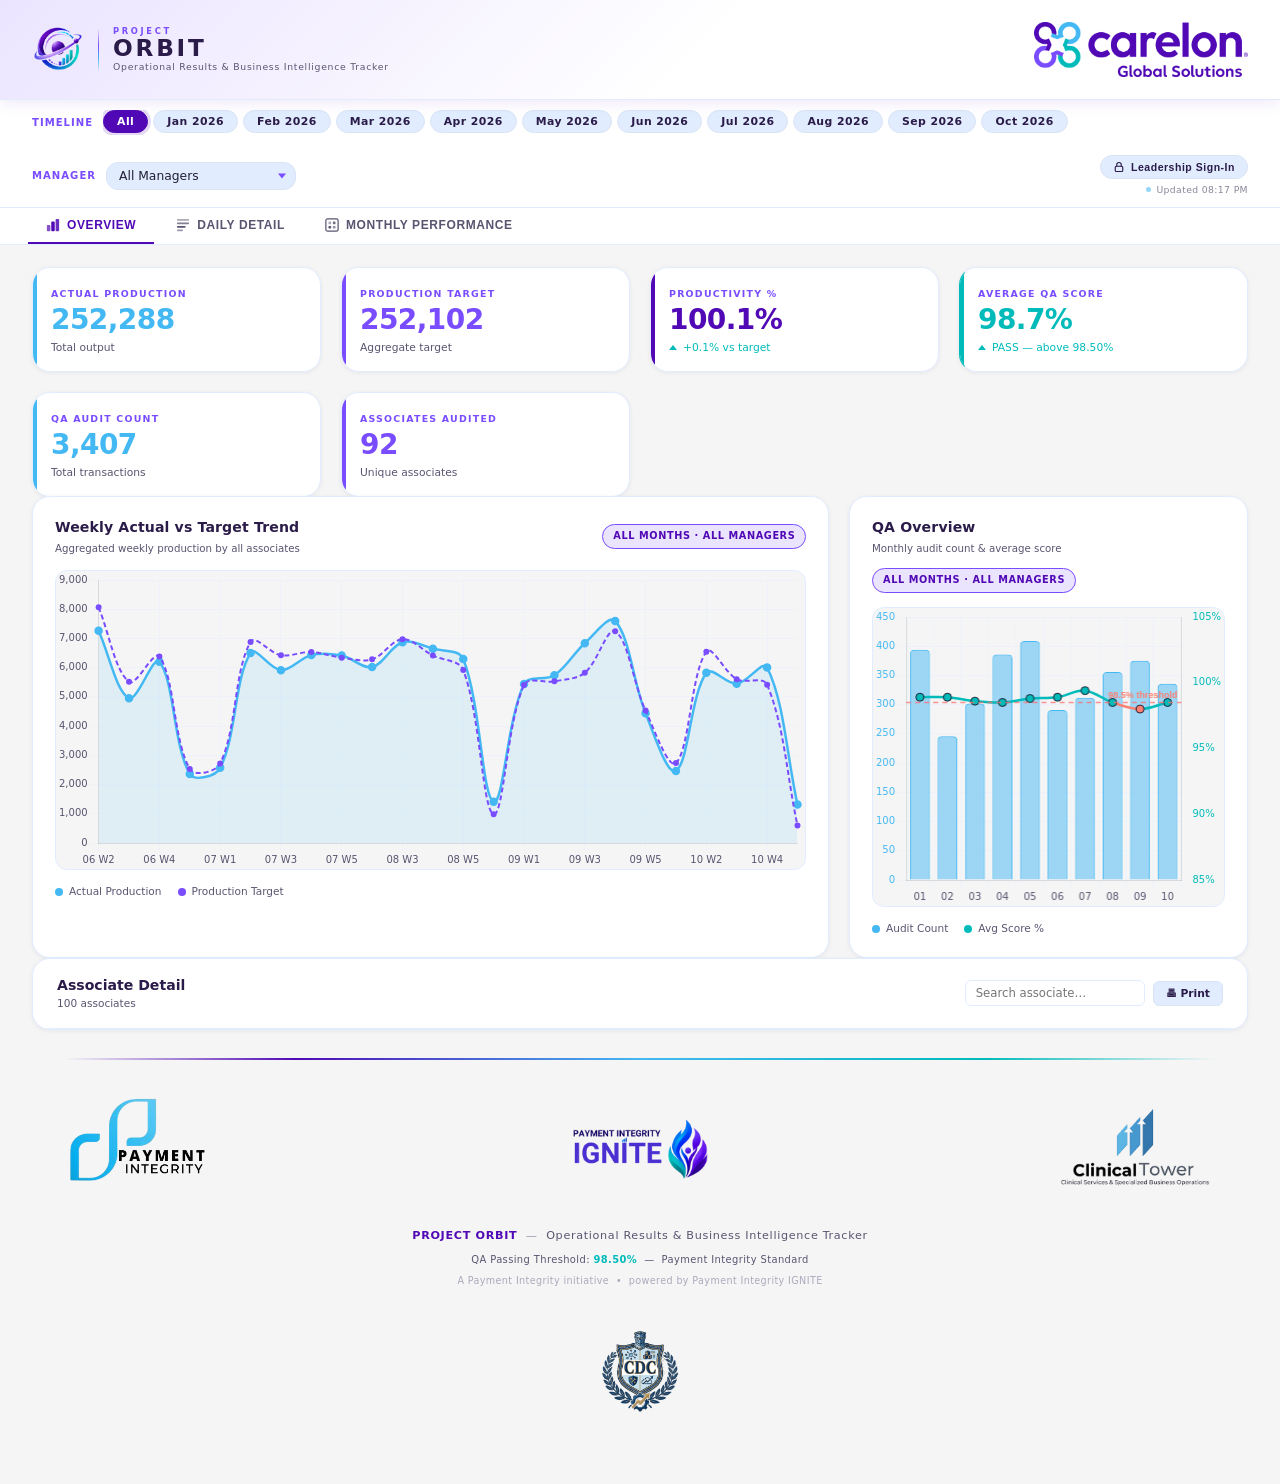
<file: ORBIT.html>
<!DOCTYPE html>
<html lang="en">
<head>
  <meta charset="UTF-8" />
  <meta name="viewport" content="width=device-width, initial-scale=1.0" />
  <title>PROJECT ORBIT — Operational Results &amp; Business Intelligence Tracker</title>
  <meta name="description" content="PROJECT ORBIT — Operational Results &amp; Business Intelligence Tracker. Real-time productivity and quality metrics." />
  <link rel="icon" type="image/png" href="assets/logos/ORBIT.png" />
  <link rel="stylesheet" href="orbit.css" />
  <!-- ── ORBIT runtime configuration ─────────────────────────────────────────
       LEADERSHIP_PASSWORD  : shared password required to access the Leadership Portal.
                              Change this value when rotating credentials.
                              Set ORBIT_CONFIG.leadershipPassword in orbit-auth.js to
                              override without editing this file.
       ADMIN_PASSWORD       : optional separate password for admin-role users.
                              Leave blank ("") to use the same password for all roles.
  ──────────────────────────────────────────────────────────────────────────── -->
  <script>
  window.ORBIT_CONFIG = {
    leadershipPassword: 'Ignite@Leaders2026',   // shared password for all roles including admin
    adminPassword:      ''                      // blank — admins use the same password above
  };
  </script>
</head>
<body>
<div class="orbit-shell">

  <!-- ── Loading overlay ─────────────────────────────────── -->
  <div class="orbit-loading" id="orbit-loading" role="status" aria-live="polite">
    <div class="orbit-spinner"></div>
    <div class="orbit-loading__text">Loading ORBIT&hellip;</div>
  </div>

  <!-- ── Header ───────────────────────────────────────────── -->
  <header class="orbit-header" role="banner">
    <div class="orbit-header__left">

      <!-- ORBIT logo — official PNG asset (assets/logos/ORBIT.png) -->
      <div class="orbit-header__logo" aria-label="ORBIT logo" role="img">
        <img src="assets/logos/ORBIT.png"
             alt="ORBIT logo"
             class="orbit-header__img" />
      </div>

      <!-- Vertical divider -->
      <div class="orbit-header__divider" aria-hidden="true"></div>

      <!-- Text lockup -->
      <div class="orbit-header__titles">
        <div class="orbit-header__eyebrow">PROJECT</div>
        <div class="orbit-header__title">ORBIT</div>
        <div class="orbit-header__subtitle">Operational Results &amp; Business Intelligence Tracker</div>
      </div>
    </div>

    <div class="orbit-header__right">

      <!-- Carelon Global Solutions — corporate sponsor, official PNG asset -->
      <div class="orbit-header__carelon" role="img" aria-label="Carelon Global Solutions">
        <img src="assets/logos/carelon.png"
             alt="Carelon Global Solutions"
             class="orbit-header__carelon-img" />
      </div>

    </div>
  </header>

  <!-- ── Filters ──────────────────────────────────────────── -->
  <nav class="orbit-filters" role="navigation" aria-label="Dashboard filters">

    <!-- Timeline: Month pills -->
    <div class="orbit-filters__group">
      <span class="orbit-filters__label">Timeline</span>
      <div class="orbit-filters__pills" id="month-pills" role="group" aria-label="Filter by month">
        <!-- Built dynamically by orbit-app.js -->
      </div>
    </div>

    <!-- Manager dropdown — sourced from Fact_Productivity (period-aware) -->
    <div class="orbit-filters__group">
      <span class="orbit-filters__label" data-tooltip="Manager as recorded in Fact_Productivity for the selected period">Manager</span>
      <div class="orbit-filters__select-wrap">
        <select class="orbit-select" id="manager-select" aria-label="Filter by manager">
          <option value="all">All Managers</option>
        </select>
      </div>
    </div>

    <!-- Right-aligned controls: sign-in + refresh timestamp -->
    <div class="orbit-filters__controls">
      <button class="orbit-auth-chip" id="orbit-auth-chip" type="button"
              aria-haspopup="dialog" aria-label="Leadership sign in">
        <svg width="12" height="12" viewBox="0 0 16 16" fill="none" aria-hidden="true">
          <rect x="3" y="7" width="10" height="7" rx="1.5" stroke="currentColor" stroke-width="1.5"/>
          <path d="M5 7V5a3 3 0 0 1 6 0v2" stroke="currentColor" stroke-width="1.5" stroke-linecap="round"/>
        </svg>
        <span id="orbit-auth-chip-label">Leadership Sign-In</span>
      </button>
      <div class="orbit-filters__updated">
        <span id="last-updated">Live</span>
      </div>
    </div>

  </nav>

  <!-- ── Page navigation tabs ─────────────────────────────── -->
  <nav class="orbit-page-nav" role="tablist" aria-label="Dashboard pages">
    <button class="orbit-page-tab is-active" role="tab" aria-selected="true"
            aria-controls="page-overview" id="tab-overview" data-page="overview">
      <svg width="14" height="14" viewBox="0 0 16 16" fill="none" aria-hidden="true">
        <rect x="1" y="8" width="4" height="7" rx="1" fill="currentColor" opacity=".7"/>
        <rect x="6" y="4" width="4" height="11" rx="1" fill="currentColor"/>
        <rect x="11" y="1" width="4" height="14" rx="1" fill="currentColor" opacity=".85"/>
      </svg>
      Overview
    </button>
    <button class="orbit-page-tab" role="tab" aria-selected="false"
            aria-controls="page-daily" id="tab-daily" data-page="daily">
      <svg width="14" height="14" viewBox="0 0 16 16" fill="none" aria-hidden="true">
        <rect x="1" y="1" width="14" height="2" rx="1" fill="currentColor" opacity=".5"/>
        <rect x="1" y="5" width="14" height="2" rx="1" fill="currentColor" opacity=".75"/>
        <rect x="1" y="9" width="10" height="2" rx="1" fill="currentColor"/>
        <rect x="1" y="13" width="7"  height="2" rx="1" fill="currentColor" opacity=".6"/>
      </svg>
      Daily Detail
    </button>
    <button class="orbit-page-tab" role="tab" aria-selected="false"
            aria-controls="page-monthly" id="tab-monthly" data-page="monthly">
      <svg width="14" height="14" viewBox="0 0 16 16" fill="none" aria-hidden="true">
        <rect x="1" y="1" width="14" height="14" rx="2" stroke="currentColor" stroke-width="1.4" fill="none"/>
        <rect x="4" y="4" width="3" height="3" rx=".5" fill="currentColor" opacity=".5"/>
        <rect x="9" y="4" width="3" height="3" rx=".5" fill="currentColor" opacity=".85"/>
        <rect x="4" y="9" width="3" height="3" rx=".5" fill="currentColor"/>
        <rect x="9" y="9" width="3" height="3" rx=".5" fill="currentColor" opacity=".65"/>
      </svg>
      Monthly Performance
    </button>
    <button class="orbit-page-tab is-hidden" role="tab" aria-selected="false"
            aria-controls="page-leadership" id="tab-leadership" data-page="leadership">
      <svg width="14" height="14" viewBox="0 0 16 16" fill="none" aria-hidden="true">
        <path d="M8 1.5l1.9 3.9 4.3.6-3.1 3 .7 4.3L8 11.3l-3.8 2 .7-4.3-3.1-3 4.3-.6z" fill="currentColor" opacity=".85"/>
      </svg>
      Leadership Portal
    </button>
  </nav>

  <!-- ── Main content ─────────────────────────────────────── -->
  <main class="orbit-content" role="main">

  <!-- ══ PAGE: Overview ═══════════════════════════════════ -->
  <div id="page-overview" class="orbit-page" role="tabpanel" aria-labelledby="tab-overview">

    <!-- ── KPI Cards ──────────────────────────────────────── -->
    <section class="orbit-kpis" aria-label="Key performance indicators">

      <article class="kpi-card kpi-card--production" data-tt-title="Actual Production" data-tt-body="Total units produced in the selected period, aggregated across all filtered associates.">
        <div class="kpi-label">Actual Production</div>
        <div class="kpi-value" id="kpi-actual">—</div>
        <div class="kpi-sub" id="kpi-actual-sub">Total output</div>
      </article>

      <article class="kpi-card kpi-card--target" data-tt-title="Production Target" data-tt-body="Sum of individual production targets for the selected period and filters.">
        <div class="kpi-label">Production Target</div>
        <div class="kpi-value" id="kpi-target">—</div>
        <div class="kpi-sub" id="kpi-target-sub">Aggregate target</div>
      </article>

      <article class="kpi-card kpi-card--pct" data-tt-title="Productivity %" data-tt-body="Total actual production ÷ total target, blended across all filtered associates. PASS when ≥ 100%.">
        <div class="kpi-label">Productivity %</div>
        <div class="kpi-value" id="kpi-pct">—</div>
        <div class="kpi-sub" id="kpi-pct-sub">vs target</div>
      </article>

      <!-- Enterprise Target & Variance: Leadership Portal → Summary KPI strip (below) -->

      <article class="kpi-card kpi-card--qa-score" data-tt-title="Average QA Score" data-tt-body="Weighted average QA score across all audits. PI passing threshold: 98.50% — scores below are FAIL.">
        <div class="kpi-label">Average QA Score</div>
        <div class="kpi-value" id="kpi-qa-score">—</div>
        <div class="kpi-sub" id="kpi-qa-score-sub">No audit data</div>
      </article>

      <article class="kpi-card kpi-card--qa-count" data-tt-title="QA Audit Count" data-tt-body="Total number of QA audit transactions in the selected period.">
        <div class="kpi-label">QA Audit Count</div>
        <div class="kpi-value" id="kpi-qa-count">—</div>
        <div class="kpi-sub">Total transactions</div>
      </article>

      <article class="kpi-card kpi-card--audited" data-tt-title="Associates Audited" data-tt-body="Distinct associates who received at least one QA audit in the selected period.">
        <div class="kpi-label">Associates Audited</div>
        <div class="kpi-value" id="kpi-audited">—</div>
        <div class="kpi-sub">Unique associates</div>
      </article>

    </section>

    <!-- ── Charts ─────────────────────────────────────────── -->
    <section class="orbit-charts" aria-label="Visual analytics">

      <!-- Hero chart: Weekly Actual vs Target -->
      <div class="chart-card">
        <div class="chart-header">
          <div class="chart-header__left">
            <div class="chart-title">Weekly Actual vs Target Trend</div>
            <div class="chart-subtitle">Aggregated weekly production by all associates</div>
          </div>
          <span class="chart-period-badge" aria-live="polite">All Months · All Managers</span>
        </div>
        <div class="chart-body" role="img" aria-label="Line chart showing weekly actual production versus target">
          <canvas id="chart-trend"></canvas>
        </div>
        <div class="chart-legend" aria-hidden="true">
          <div class="chart-legend__item"><span class="chart-legend__dot chart-legend__dot--actual"></span>Actual Production</div>
          <div class="chart-legend__item"><span class="chart-legend__dot chart-legend__dot--target"></span>Production Target</div>
        </div>
      </div>

      <!-- Secondary chart: QA Overview -->
      <div class="chart-card">
        <div class="chart-header">
          <div class="chart-header__left">
            <div class="chart-title">QA Overview</div>
            <div class="chart-subtitle">Monthly audit count &amp; average score</div>
          </div>
          <span class="chart-period-badge" aria-live="polite">All Months · All Managers</span>
        </div>
        <div class="chart-body" role="img" aria-label="Bar and line chart showing QA audit counts and average scores by month">
          <canvas id="chart-qa"></canvas>
        </div>
        <div class="chart-legend" aria-hidden="true">
          <div class="chart-legend__item"><span class="chart-legend__dot chart-legend__dot--actual"></span>Audit Count</div>
          <div class="chart-legend__item"><span class="chart-legend__dot chart-legend__dot--qa"></span>Avg Score %</div>
        </div>
      </div>

    </section>

    <!-- ── Associate Detail Table ─────────────────────────── -->
    <section class="orbit-table-section" aria-label="Associate detail table">
      <div class="table-card">
        <div class="table-card__header">
          <div>
            <div class="table-card__title">Associate Detail</div>
            <div class="table-card__meta" id="table-meta">Loading&hellip;</div>
          </div>
          <div class="table-card__actions">
            <input
              id="table-search"
              type="search"
              placeholder="Search associate&hellip;"
              aria-label="Search associates"
              style="
                background:var(--glass-bg);border:1px solid var(--glass-border);
                border-radius:var(--radius-sm);color:var(--text);font-size:.73rem;
                padding:5px 10px;outline:none;width:180px;
              "
            />
            <button class="table-action-btn" onclick="window.print()" aria-label="Print table">
              &#128438; Print
            </button>
          </div>
        </div>
        <div class="table-scroll-wrap" role="region" aria-label="Scrollable data table" tabindex="0">
          <table class="orbit-table" aria-label="Associate productivity and quality data">
            <thead>
              <tr>
                <th aria-label="Rank">#</th>
                <th data-sort="name"     class="is-sortable">Associate</th>
                <th data-sort="manager"  class="is-sortable" data-tooltip="Manager from Fact_Productivity — period-aware">Manager</th>
                <th data-sort="act"      class="is-sortable" style="text-align:right">Prod Actual</th>
                <th data-sort="tgt"      class="is-sortable" style="text-align:right">Prod Target</th>
                <th data-sort="variance" class="is-sortable" style="text-align:right">Variance</th>
                <th data-sort="prodPct"  class="is-sortable">Productivity %</th>
                <th data-sort="qaCnt"    class="is-sortable" style="text-align:right">QA Audits</th>
                <th data-sort="avgQA"    class="is-sortable" style="text-align:right">QA Score %</th>
              </tr>
            </thead>
            <tbody id="assoc-tbody">
              <tr><td colspan="9">
                <div class="orbit-empty">
                  <div class="orbit-empty__title">Loading data&hellip;</div>
                </div>
              </td></tr>
            </tbody>
          </table>
        </div>
      </div>
    </section>

  </div><!-- /.orbit-page#page-overview -->

  <!-- ══ PAGE: Daily Detail ════════════════════════════════ -->
  <div id="page-daily" class="orbit-page is-hidden" role="tabpanel" aria-labelledby="tab-daily">

    <!-- Daily Detail filters -->
    <div class="orbit-dd-filters">

      <!-- Month pills (synced with Overview timeline) -->
      <div class="orbit-filters__group">
        <span class="orbit-filters__label">Timeline</span>
        <div class="orbit-filters__pills" id="dd-month-pills" role="group" aria-label="Filter daily detail by month"></div>
      </div>

      <!-- Date filter — narrows to a single calendar day within the selected month -->
      <div class="orbit-filters__group orbit-filters__group--date" id="dd-date-group">
        <span class="orbit-filters__label">Date</span>
        <div class="orbit-filters__select-wrap dd-date-wrap">
          <input class="orbit-select dd-date-input" id="dd-date-input"
                 type="date" aria-label="Filter by exact date" />
          <button class="dd-date-clear is-hidden" id="dd-date-clear"
                  type="button" title="Clear date filter" aria-label="Clear date filter">&#x2715;</button>
        </div>
      </div>

      <!-- Manager dropdown -->
      <div class="orbit-filters__group">
        <span class="orbit-filters__label">Manager</span>
        <div class="orbit-filters__select-wrap">
          <select class="orbit-select" id="dd-manager-select" aria-label="Filter by manager">
            <option value="all">All Managers</option>
          </select>
        </div>
      </div>

      <!-- Associate dropdown -->
      <div class="orbit-filters__group">
        <span class="orbit-filters__label">Associate</span>
        <div class="orbit-filters__select-wrap">
          <select class="orbit-select" id="dd-assoc-select" aria-label="Filter by associate">
            <option value="all">All Associates</option>
          </select>
        </div>
      </div>

      <!-- Search box -->
      <div class="orbit-filters__group orbit-filters__group--search">
        <span class="orbit-filters__label">Search</span>
        <div class="orbit-filters__select-wrap">
          <input class="orbit-select orbit-dd-search" id="dd-search"
                 type="search" placeholder="Search associate, manager…"
                 aria-label="Search daily detail table" autocomplete="off" />
        </div>
      </div>

    </div><!-- /.orbit-dd-filters -->

    <!-- Daily Detail table card -->
    <div class="table-card orbit-dd-card">
      <div class="table-card__header">
        <div class="table-card__title">Daily Detail</div>
        <div class="table-card__meta" id="dd-meta">Loading&hellip;</div>
        <div class="table-card__actions">
          <button class="orbit-btn orbit-btn--ghost" id="dd-export-btn"
                  title="Export to CSV" aria-label="Export daily detail to CSV">
            <svg width="14" height="14" viewBox="0 0 16 16" fill="none" aria-hidden="true">
              <path d="M8 1v9M5 7l3 3 3-3" stroke="currentColor" stroke-width="1.8" stroke-linecap="round" stroke-linejoin="round"/>
              <path d="M2 12h12v2a1 1 0 01-1 1H3a1 1 0 01-1-1v-2z" fill="currentColor" opacity=".35"/>
            </svg>
            Export CSV
          </button>
        </div>
      </div>
      <div class="table-card__body">
        <table class="orbit-table" id="dd-table" role="grid" aria-label="Daily production detail">
          <thead>
            <tr>
              <th class="col-date"  data-dd-sort="d"       aria-sort="none">Date</th>
              <th class="col-associate" data-dd-sort="a"   aria-sort="none">Associate</th>
              <th class="col-manager"   data-dd-sort="m"   aria-sort="none">Manager</th>
              <th class="col-num"   data-dd-sort="act"     aria-sort="none">Actual</th>
              <th class="col-num"   data-dd-sort="tgt"     aria-sort="none">Target</th>
              <th class="col-num"   data-dd-sort="variance" aria-sort="none">Variance</th>
              <th class="col-num"   data-dd-sort="w"       aria-sort="none">Week</th>
              <th class="col-num"   data-dd-sort="ym"      aria-sort="none">Month</th>
            </tr>
          </thead>
          <tbody id="dd-tbody">
            <!-- Built by orbit-app.js DD.render() — first 200 rows -->
          </tbody>
        </table>
      </div>
      <!-- Load more — appears when filtered results exceed one page -->
      <div class="dd-load-more-wrap">
        <button class="orbit-btn orbit-btn--ghost dd-load-more-btn is-hidden" id="dd-load-more" type="button">
          Load more records
        </button>
      </div>
    </div><!-- /.orbit-dd-card -->

  </div><!-- /.orbit-page#page-daily -->

  <!-- ══ PAGE: Monthly Performance ════════════════════════════ -->
  <div id="page-monthly" class="orbit-page is-hidden" role="tabpanel" aria-labelledby="tab-monthly">

    <!-- Monthly filters -->
    <div class="orbit-dd-filters mp-filters">

      <div class="orbit-filters__group">
        <span class="orbit-filters__label">Timeline</span>
        <div class="orbit-filters__pills" id="mp-month-pills" role="group" aria-label="Filter by month"></div>
      </div>

      <div class="orbit-filters__group">
        <span class="orbit-filters__label">Manager</span>
        <div class="orbit-filters__select-wrap">
          <select class="orbit-select" id="mp-manager-select" aria-label="Filter by manager">
            <option value="all">All Managers</option>
          </select>
        </div>
      </div>

      <div class="orbit-filters__group">
        <span class="orbit-filters__label">Associate</span>
        <div class="orbit-filters__select-wrap">
          <select class="orbit-select" id="mp-assoc-select" aria-label="Filter by associate">
            <option value="all">All Associates</option>
          </select>
        </div>
      </div>

    </div><!-- /.mp-filters -->

    <!-- ── Summary KPI cards ───────────────────────────────── -->
    <section class="orbit-kpis mp-kpis" aria-label="Monthly performance summary">

      <article class="kpi-card kpi-card--mp-pass"
               data-tt-title="Associates Passing" data-tt-body="Associates whose productivity is at or above the 100% target.<br><br>PASS: Productivity ≥ 100%">
        <div class="kpi-label">Associates Passing</div>
        <div class="kpi-value" id="mp-kpi-passing">—</div>
        <div class="kpi-sub" id="mp-kpi-passing-sub">Productivity &ge; 100%</div>
      </article>

      <article class="kpi-card kpi-card--mp-fail"
               data-tt-title="Associates Failing" data-tt-body="Associates whose productivity is below the 100% target.<br><br>FAIL: Productivity &lt; 100%">
        <div class="kpi-label">Associates Failing</div>
        <div class="kpi-value" id="mp-kpi-failing">—</div>
        <div class="kpi-sub" id="mp-kpi-failing-sub">Productivity &lt; 100%</div>
      </article>

      <article class="kpi-card kpi-card--pct"
               data-tt-title="Avg Productivity %" data-tt-body="Mean productivity percentage across all filtered associates and months.<br><br>PASS: ≥ 100% &nbsp;|&nbsp; FAIL: &lt; 100%">
        <div class="kpi-label">Avg Productivity %</div>
        <div class="kpi-value" id="mp-kpi-avg-prod">—</div>
        <div class="kpi-sub" id="mp-kpi-avg-prod-sub">vs 100% target</div>
      </article>

      <article class="kpi-card kpi-card--qa-score"
               data-tt-title="Avg QA Score %" data-tt-body="Weighted average QA score across the selected period.<br><br>PASS: ≥ 98.50% &nbsp;|&nbsp; FAIL: &lt; 98.50%">
        <div class="kpi-label">Avg QA Score %</div>
        <div class="kpi-value" id="mp-kpi-avg-qa">—</div>
        <div class="kpi-sub" id="mp-kpi-avg-qa-sub">Threshold: 98.50%</div>
      </article>

      <article class="kpi-card kpi-card--mp-qa-pass"
               data-tt-title="QA Pass Count" data-tt-body="Associates whose QA score meets the PI passing threshold.<br><br>PASS: QA Score ≥ 98.50%">
        <div class="kpi-label">QA Pass Count</div>
        <div class="kpi-value" id="mp-kpi-qa-pass">—</div>
        <div class="kpi-sub">QA Score &ge; 98.50%</div>
      </article>

      <article class="kpi-card kpi-card--mp-qa-fail"
               data-tt-title="QA Fail Count" data-tt-body="Associates whose QA score falls below the PI passing threshold.<br><br>FAIL: QA Score &lt; 98.50%">
        <div class="kpi-label">QA Fail Count</div>
        <div class="kpi-value" id="mp-kpi-qa-fail">—</div>
        <div class="kpi-sub">QA Score &lt; 98.50%</div>
      </article>

    </section><!-- /.mp-kpis -->

    <!-- ── Monthly trend charts ─────────────────────────────── -->
    <div class="mp-charts">

      <!-- Chart 1: Productivity Trend -->
      <div class="chart-card mp-chart-card">
        <div class="chart-card__header">
          <div class="chart-card__title">Monthly Productivity Trend</div>
          <div class="chart-card__legend">
            <span class="chart-legend-item chart-legend-item--pass">&#9632; Pass (&ge;100%)</span>
            <span class="chart-legend-item chart-legend-item--fail">&#9632; Fail (&lt;100%)</span>
          </div>
        </div>
        <div class="chart-card__body">
          <canvas id="mp-chart-prod" aria-label="Monthly productivity trend chart"></canvas>
        </div>
      </div>

      <!-- Chart 2: QA Score Trend -->
      <div class="chart-card mp-chart-card">
        <div class="chart-card__header">
          <div class="chart-card__title">Monthly QA Score Trend</div>
          <div class="chart-card__legend">
            <span class="chart-legend-item chart-legend-item--pass">&#9632; Pass (&ge;98.5%)</span>
            <span class="chart-legend-item chart-legend-item--fail">&#9632; Fail (&lt;98.5%)</span>
          </div>
        </div>
        <div class="chart-card__body">
          <canvas id="mp-chart-qa" aria-label="Monthly QA score trend chart"></canvas>
        </div>
      </div>

      <!-- Chart 3: Pass/Fail Distribution -->
      <div class="chart-card mp-chart-card mp-chart-card--dist">
        <div class="chart-card__header">
          <div class="chart-card__title">Pass / Fail Distribution</div>
        </div>
        <div class="chart-card__body mp-dist-body">
          <canvas id="mp-chart-dist" aria-label="Pass/fail distribution chart"></canvas>
        </div>
      </div>

    </div><!-- /.mp-charts -->

    <!-- ── Associate Performance Grid ──────────────────────── -->
    <div class="table-card mp-grid-card">
      <div class="table-card__header">
        <div class="table-card__title">Associate Performance Grid</div>
        <div class="table-card__meta" id="mp-grid-meta">Loading&hellip;</div>
        <div class="table-card__actions">
          <div class="mp-legend-inline">
            <span class="qa-badge qa-badge--pass">● PROD PASS</span>
            <span class="qa-badge qa-badge--fail">● PROD FAIL</span>
            <span class="mp-qa-pass-badge">&#9670; QA PASS</span>
            <span class="mp-qa-fail-badge">&#9670; QA FAIL</span>
          </div>
        </div>
      </div>
      <div class="table-card__body mp-grid-scroll">
        <table class="orbit-table mp-grid-table" id="mp-grid-table" role="grid"
               aria-label="Associate monthly performance grid">
          <thead id="mp-grid-thead">
            <!-- Built dynamically: Associate | Manager | [month cols…] -->
          </thead>
          <tbody id="mp-grid-tbody">
            <!-- Built dynamically -->
          </tbody>
        </table>
      </div>
    </div><!-- /.mp-grid-card -->

    <!-- ── Monthly Detail trend table ──────────────────────── -->
    <div class="table-card mp-detail-card">
      <div class="table-card__header">
        <div class="table-card__title">Monthly Performance Trend</div>
        <div class="table-card__meta" id="mp-detail-meta"></div>
        <div class="table-card__actions">
          <button class="orbit-btn orbit-btn--ghost" id="mp-export-btn"
                  title="Export to CSV" aria-label="Export monthly detail to CSV">
            <svg width="14" height="14" viewBox="0 0 16 16" fill="none" aria-hidden="true">
              <path d="M8 1v9M5 7l3 3 3-3" stroke="currentColor" stroke-width="1.8"
                    stroke-linecap="round" stroke-linejoin="round"/>
              <path d="M2 12h12v2a1 1 0 01-1 1H3a1 1 0 01-1-1v-2z" fill="currentColor" opacity=".35"/>
            </svg>
            Export CSV
          </button>
        </div>
      </div>
      <div class="table-card__body">
        <table class="orbit-table" id="mp-detail-table" role="grid"
               aria-label="Monthly performance detail table">
          <thead>
            <tr>
              <th data-mp-sort="ym"      class="col-num">Month</th>
              <th data-mp-sort="a"       class="col-associate">Associate</th>
              <th data-mp-sort="m"       class="col-manager">Manager</th>
              <th data-mp-sort="act"     class="col-num">Actual</th>
              <th data-mp-sort="tgt"     class="col-num">Target</th>
              <th data-mp-sort="prodPct" class="col-num">Prod %</th>
              <th data-mp-sort="avgQA"   class="col-num">QA Score</th>
              <th class="col-num">Prod Status</th>
              <th class="col-num">QA Status</th>
            </tr>
          </thead>
          <tbody id="mp-detail-tbody">
            <!-- Built dynamically -->
          </tbody>
        </table>
      </div>
    </div><!-- /.mp-detail-card -->

  </div><!-- /.orbit-page#page-monthly -->

  <!-- ══ PAGE: Leadership Portal ═══════════════════════════ -->
  <div id="page-leadership" class="orbit-page is-hidden" role="tabpanel" aria-labelledby="tab-leadership">

    <!-- Portal header + role context -->
    <div class="lp-hero">
      <div>
        <div class="lp-hero__title">Leadership Portal</div>
        <div class="lp-hero__sub">Restricted access &mdash; Payment Integrity leadership tools</div>
      </div>
      <div class="lp-hero__role" id="lp-role-badge">—</div>
    </div>

    <!-- Portal sub-navigation -->
    <nav class="lp-subnav" role="tablist" aria-label="Leadership sections">
      <button class="lp-subnav__tab is-active" data-lp-sub="summary" type="button" role="tab" aria-selected="true">Summary</button>
      <button class="lp-subnav__tab" data-lp-sub="alerts" type="button" role="tab" aria-selected="false">Executive Alerts</button>
      <button class="lp-subnav__tab" data-lp-sub="pip" type="button" role="tab" aria-selected="false">PIP Watchlist</button>
      <button class="lp-subnav__tab" data-lp-sub="rec" type="button" role="tab" aria-selected="false">Recognition</button>
      <button class="lp-subnav__tab" data-lp-sub="managers" type="button" role="tab" aria-selected="false">Managers</button>
      <button class="lp-subnav__tab" data-lp-sub="notes" type="button" role="tab" aria-selected="false">Notifications</button>
      <button class="lp-subnav__tab" data-lp-sub="matrix" type="button" role="tab" aria-selected="false">Performance Matrix</button>
      <button class="lp-subnav__tab lp-subnav__tab--records" data-lp-sub="ar" type="button" role="tab" aria-selected="false">Associate Records</button>
      <button class="lp-subnav__tab lp-subnav__tab--mynotes" data-lp-sub="mynotes" type="button" role="tab" aria-selected="false">
        My Notes<span class="mn-tab-badge is-hidden" id="mn-tab-badge" aria-label="overdue tasks"></span>
      </button>
    </nav>

    <!-- ══ SUB-PAGE: Summary ══ -->
    <div class="lp-subpage" data-lp-subpage="summary">

    <!-- KPI strip -->
    <section class="orbit-kpis" aria-label="Leadership summary">
      <!-- Enterprise planning metrics — Leadership/Admin only -->
      <article class="kpi-card kpi-card--ent-target" data-tt-title="Enterprise Target" data-tt-body="Monthly enterprise production target: standard rate × approved headcount × business days in the selected month. Requires a single month to be selected.">
        <div class="kpi-label">Enterprise Target</div>
        <div class="kpi-value" id="kpi-ent-target">—</div>
        <div class="kpi-sub" id="kpi-ent-target-sub">Select a single month</div>
      </article>
      <article class="kpi-card kpi-card--ent-variance" data-tt-title="Enterprise Variance" data-tt-body="Actual enterprise production minus Enterprise Target for the selected month. Positive = above plan; negative = below plan.">
        <div class="kpi-label">Enterprise Variance</div>
        <div class="kpi-value" id="kpi-ent-variance">—</div>
        <div class="kpi-sub" id="kpi-ent-variance-sub">Select a single month</div>
      </article>
      <article class="kpi-card" data-tt-title="PIP Candidates" data-tt-body="Associates failing productivity (<100%) or QA (<98.50%) for 2 consecutive months.">
        <div class="kpi-label">PIP Candidates</div>
        <div class="kpi-value" id="lp-kpi-pip">—</div>
        <div class="kpi-sub">2-month consecutive fails</div>
      </article>
      <article class="kpi-card" data-tt-title="Recognition Candidates" data-tt-body="Associates at productivity >=110% or QA = 100.00% for 3 consecutive months.">
        <div class="kpi-label">Recognition Candidates</div>
        <div class="kpi-value" id="lp-kpi-rec">—</div>
        <div class="kpi-sub">3-month high performers</div>
      </article>
      <article class="kpi-card" data-tt-title="High Alerts" data-tt-body="HIGH severity items in Executive Alerts — dual fails and managers with multiple PIP cases.">
        <div class="kpi-label">High Alerts</div>
        <div class="kpi-value" id="lp-kpi-alerts">—</div>
        <div class="kpi-sub">Immediate attention</div>
      </article>
      <article class="kpi-card" data-tt-title="Managers Below Target" data-tt-body="Managers whose blended productivity or QA is below the approved standard.">
        <div class="kpi-label">Managers Below Target</div>
        <div class="kpi-value" id="lp-kpi-mgrbelow">—</div>
        <div class="kpi-sub">Blended metrics</div>
      </article>
      <article class="kpi-card" data-tt-title="Pending Notifications" data-tt-body="Outlook-ready draft emails generated for leadership review. Not sent automatically.">
        <div class="kpi-label">Notifications</div>
        <div class="kpi-value" id="lp-kpi-notes">—</div>
        <div class="kpi-sub">Drafts generated</div>
      </article>
    </section>

    <!-- Quick-action tiles -->
    <div class="lp-tiles" aria-label="Quick actions">
      <button class="lp-tile" data-lp-goto="pip" type="button">
        <span class="lp-tile__count" id="lp-tile-pip">—</span>
        <span class="lp-tile__label">PIP Watchlist</span>
        <span class="lp-tile__sub">Consecutive failures</span>
      </button>
      <button class="lp-tile lp-tile--rec" data-lp-goto="rec" type="button">
        <span class="lp-tile__count" id="lp-tile-rec">—</span>
        <span class="lp-tile__label">Recognition Watchlist</span>
        <span class="lp-tile__sub">Sustained excellence</span>
      </button>
      <button class="lp-tile lp-tile--mgr" data-lp-goto="managers" type="button">
        <span class="lp-tile__count" id="lp-tile-mgr">—</span>
        <span class="lp-tile__label">Manager Scorecard</span>
        <span class="lp-tile__sub">Team-level analytics</span>
      </button>
      <button class="lp-tile lp-tile--alert" data-lp-goto="alerts" type="button">
        <span class="lp-tile__count" id="lp-tile-alerts">—</span>
        <span class="lp-tile__label">Executive Alerts</span>
        <span class="lp-tile__sub">Severity-ranked</span>
      </button>
      <button class="lp-tile lp-tile--notes" data-lp-goto="notes" type="button">
        <span class="lp-tile__count" id="lp-tile-notes">—</span>
        <span class="lp-tile__label">Notification Center</span>
        <span class="lp-tile__sub">Outlook Web drafts</span>
      </button>
      <button class="lp-tile lp-tile--matrix" data-lp-goto="matrix" type="button">
        <span class="lp-tile__count" id="lp-tile-matrix">—</span>
        <span class="lp-tile__label">Performance Matrix</span>
        <span class="lp-tile__sub">Quarterly quadrant view</span>
      </button>
      <button class="lp-tile lp-tile--ar" data-lp-goto="ar" type="button">
        <span class="lp-tile__count" id="lp-tile-ar">—</span>
        <span class="lp-tile__label">Associate Records</span>
        <span class="lp-tile__sub">Merits &amp; Demerits</span>
      </button>
    </div>

    <!-- Business Rules — thresholds driving the watchlists -->
    <div class="orbit-table-section lp-section">
      <div class="lp-section__head">
        <h2 class="lp-section__title">Business Rules</h2>
        <span class="lp-section__rule">Thresholds applied to watchlists &amp; notifications</span>
      </div>
      <div class="orbit-table-wrap">
        <table class="orbit-table lp-table" aria-label="Business rules">
          <thead>
            <tr>
              <th>Rule</th>
              <th class="col-num">Value</th>
              <th>Status</th>
              <th>Notes</th>
            </tr>
          </thead>
          <tbody id="lp-rules-tbody"></tbody>
        </table>
      </div>
    </div>

    </div><!-- /.lp-subpage[data-lp-subpage=summary] -->

    <!-- ══ SUB-PAGE: Managers ══ -->
    <div class="lp-subpage is-hidden" data-lp-subpage="managers">

    <!-- Manager Scorecard -->
    <div class="orbit-table-section lp-section">
      <div class="lp-section__head">
        <h2 class="lp-section__title">Manager Scorecard</h2>
        <span class="lp-section__rule">Per-manager aggregates across all months &mdash; sorted by productivity</span>
      </div>
      <div class="orbit-table-wrap">
        <table class="orbit-table lp-table" aria-label="Manager scorecard">
          <thead>
            <tr>
              <th class="col-manager">Manager</th>
              <th class="col-num">Associates</th>
              <th class="col-num">Avg Productivity</th>
              <th class="col-num">Avg QA</th>
              <th class="col-num">Prod Pass Rate</th>
              <th class="col-num">QA Pass Rate</th>
              <th class="col-num">PIP</th>
              <th class="col-num">Recognition</th>
            </tr>
          </thead>
          <tbody id="lp-score-tbody"></tbody>
        </table>
      </div>
    </div>
    </div><!-- /.lp-subpage[data-lp-subpage=managers] -->

    <!-- ══ SUB-PAGE: Executive Alerts ══ -->
    <div class="lp-subpage is-hidden" data-lp-subpage="alerts">
    <!-- Executive Alerts -->
    <div class="orbit-table-section lp-section">
      <div class="lp-section__head">
        <h2 class="lp-section__title">Executive Alerts</h2>
        <span class="lp-section__rule">High-signal items for leadership attention &mdash; sorted by severity</span>
      </div>
      <div class="lp-alerts" id="lp-alerts"></div>
    </div>
    </div><!-- /.lp-subpage[data-lp-subpage=alerts] -->

    <!-- ══ SUB-PAGE: PIP Watchlist ══ -->
    <div class="lp-subpage is-hidden" data-lp-subpage="pip">
    <!-- PIP Watchlist -->
    <div class="orbit-table-section lp-section">
      <div class="lp-section__head">
        <h2 class="lp-section__title">PIP Watchlist</h2>
        <span class="lp-section__rule">Productivity &lt; 100% or QA &lt; 98.50% for 2 consecutive months</span>
      </div>
      <div class="lp-filters" aria-label="PIP watchlist filters">
        <div class="lp-filters__pills" id="lp-pip-pills">
          <button class="orbit-pill is-active" data-pip-reason="all" type="button">All</button>
          <button class="orbit-pill" data-pip-reason="dual" type="button">Dual Fail</button>
          <button class="orbit-pill" data-pip-reason="prod" type="button">Productivity Fail</button>
          <button class="orbit-pill" data-pip-reason="qa" type="button">QA Fail</button>
        </div>
        <div class="orbit-filters__select-wrap">
          <select class="orbit-select" id="lp-pip-manager" aria-label="Filter PIP watchlist by manager">
            <option value="all">All Managers</option>
          </select>
        </div>
        <input class="orbit-input lp-search" id="lp-pip-search" type="search"
               placeholder="Search associate&hellip;" aria-label="Search PIP watchlist by associate" />
      </div>
      <div class="orbit-table-wrap">
        <table class="orbit-table lp-table" aria-label="PIP watchlist">
          <thead>
            <tr>
              <th class="col-associate">Associate</th>
              <th class="col-manager">Manager</th>
              <th>LOB</th>
              <th class="col-num">Month 1 Result</th>
              <th class="col-num">Month 2 Result</th>
              <th>Reason</th>
              <th>Status</th>
              <th></th>
            </tr>
          </thead>
          <tbody id="lp-pip-tbody"></tbody>
        </table>
      </div>
    </div>
    </div><!-- /.lp-subpage[data-lp-subpage=pip] -->

    <!-- ══ SUB-PAGE: Recognition Watchlist ══ -->
    <div class="lp-subpage is-hidden" data-lp-subpage="rec">
    <!-- Recognition Watchlist -->
    <div class="orbit-table-section lp-section">
      <div class="lp-section__head">
        <h2 class="lp-section__title">Recognition Watchlist</h2>
        <span class="lp-section__rule">Productivity &ge; 110% or QA = 100.00% for 3 consecutive months</span>
      </div>
      <div class="orbit-table-wrap">
        <table class="orbit-table lp-table" aria-label="Recognition watchlist">
          <thead>
            <tr>
              <th class="col-associate">Associate</th>
              <th class="col-manager">Manager</th>
              <th>Reason</th>
              <th>Performance Trend</th>
              <th></th>
            </tr>
          </thead>
          <tbody id="lp-rec-tbody"></tbody>
        </table>
      </div>
    </div>
    </div><!-- /.lp-subpage[data-lp-subpage=rec] -->

    <!-- ══ SUB-PAGE: Notification Center ══ -->
    <div class="lp-subpage is-hidden" data-lp-subpage="notes">
    <!-- Notification Center -->
    <div class="orbit-table-section lp-section">
      <div class="lp-section__head">
        <h2 class="lp-section__title">Notification Center</h2>
        <span class="lp-section__rule">Outlook-ready drafts &mdash; nothing is sent automatically</span>
      </div>
      <div class="lp-filters" aria-label="Notification filters">
        <div class="lp-filters__pills" id="lp-note-pills">
          <button class="orbit-pill is-active" data-note-reason="all" type="button">All</button>
          <button class="orbit-pill" data-note-reason="dual" type="button">Dual Fail</button>
          <button class="orbit-pill" data-note-reason="prod" type="button">Productivity Fail</button>
          <button class="orbit-pill" data-note-reason="qa" type="button">QA Fail</button>
          <button class="orbit-pill" data-note-reason="rec" type="button">Recognition</button>
        </div>
        <div class="orbit-filters__select-wrap">
          <select class="orbit-select" id="lp-note-manager" aria-label="Filter notifications by manager">
            <option value="all">All Managers</option>
          </select>
        </div>
        <input class="orbit-input lp-search" id="lp-note-search" type="search"
               placeholder="Search associate&hellip;" aria-label="Search notifications by associate" />
      </div>
      <div class="lp-notes" id="lp-notes"></div>
    </div>
    </div><!-- /.lp-subpage[data-lp-subpage=notes] -->

    <!-- ══ SUB-PAGE: Performance Matrix ══ -->
    <div class="lp-subpage is-hidden" data-lp-subpage="matrix">

      <div class="orbit-table-section lp-section">
        <div class="lp-section__head">
          <h2 class="lp-section__title">Performance Matrix</h2>
          <span class="lp-section__rule">Quarterly productivity vs QA — four-quadrant associate view</span>
        </div>

        <!-- Filters -->
        <div class="mx-filters" aria-label="Performance matrix filters">
          <div class="mx-filters__pills" id="mx-qtr-pills">
            <button class="orbit-pill is-active" data-mx-qtr="all" type="button">All</button>
            <button class="orbit-pill" data-mx-qtr="Q1" type="button">Q1</button>
            <button class="orbit-pill" data-mx-qtr="Q2" type="button">Q2</button>
            <button class="orbit-pill" data-mx-qtr="Q3" type="button">Q3</button>
            <button class="orbit-pill" data-mx-qtr="Q4" type="button">Q4</button>
          </div>
          <div class="orbit-filters__select-wrap">
            <select class="orbit-select" id="mx-year" aria-label="Filter by year">
              <option value="all">All Years</option>
            </select>
          </div>
          <div class="orbit-filters__select-wrap">
            <select class="orbit-select" id="mx-manager" aria-label="Filter by manager">
              <option value="all">All Managers</option>
            </select>
          </div>
          <input class="orbit-input lp-search" id="mx-search" type="search"
                 placeholder="Search associate&hellip;" aria-label="Search associate in matrix" />
        </div>

        <!-- Plot + detail panel -->
        <div class="mx-plot-area">
          <div id="mx-plot-wrap" role="figure" aria-label="Performance scatter plot">
            <!-- SVG injected by JS -->
            <div id="mx-tooltip" role="tooltip" aria-live="polite"></div>
          </div>
          <!-- Associate detail panel (shown on click) -->
          <div class="mx-detail is-hidden" id="mx-detail" aria-label="Associate detail" aria-live="polite"></div>
        </div>

        <!-- Legend -->
        <div class="mx-legend" aria-label="Matrix legend">
          <div class="mx-legend__item"><span class="mx-legend__dot mx-legend__dot--dual"></span>Dual Pass — Top Performer</div>
          <div class="mx-legend__item"><span class="mx-legend__dot mx-legend__dot--qa-only"></span>High QA, Low Productivity — Productivity Opportunity</div>
          <div class="mx-legend__item"><span class="mx-legend__dot mx-legend__dot--prod-only"></span>High Productivity, Low QA — Quality Opportunity</div>
          <div class="mx-legend__item"><span class="mx-legend__dot mx-legend__dot--none"></span>Dual Fail — Critical Attention</div>
        </div>

        <!-- Quadrant summary counts -->
        <div class="mx-summary" aria-label="Quadrant counts">
          <div class="mx-summary__card mx-summary__card--dual">
            <span class="mx-summary__count" id="mx-count-dual">—</span>
            <span class="mx-summary__label">Top Performers</span>
            <span class="mx-summary__sub">High Prod &amp; High QA</span>
          </div>
          <div class="mx-summary__card mx-summary__card--qa-only">
            <span class="mx-summary__count" id="mx-count-qa-only">—</span>
            <span class="mx-summary__label">Productivity Opportunity</span>
            <span class="mx-summary__sub">Low Prod, High QA</span>
          </div>
          <div class="mx-summary__card mx-summary__card--prod-only">
            <span class="mx-summary__count" id="mx-count-prod-only">—</span>
            <span class="mx-summary__label">Quality Opportunity</span>
            <span class="mx-summary__sub">High Prod, Low QA</span>
          </div>
          <div class="mx-summary__card mx-summary__card--none">
            <span class="mx-summary__count" id="mx-count-none">—</span>
            <span class="mx-summary__label">Critical Attention</span>
            <span class="mx-summary__sub">Low Prod &amp; Low QA</span>
          </div>
          <div class="mx-summary__card mx-summary__card--total">
            <span class="mx-summary__count" id="mx-count-total">—</span>
            <span class="mx-summary__label">Associates Plotted</span>
            <span class="mx-summary__sub">Both axes available</span>
          </div>
        </div>

      </div><!-- /.orbit-table-section -->
    </div><!-- /.lp-subpage[data-lp-subpage=matrix] -->

    <!-- ══ SUB-PAGE: Associate Records ══ -->
    <div class="lp-subpage is-hidden" data-lp-subpage="ar">

      <div class="orbit-table-section lp-section">
        <div class="lp-section__head">
          <h2 class="lp-section__title">Associate Records</h2>
          <span class="lp-section__rule">Merit &amp; Demerit log &mdash; Leadership / Admin only &mdash; stored in ORBIT_Associate_Records.xlsx</span>
        </div>

        <!-- Filters row -->
        <div class="lp-filters ar-filters" aria-label="Associate records filters">
          <div class="lp-filters__pills" id="ar-type-pills">
            <button class="orbit-pill is-active" data-ar-type="all"    type="button">All</button>
            <button class="orbit-pill"            data-ar-type="merit"  type="button">Merits</button>
            <button class="orbit-pill"            data-ar-type="demerit" type="button">Demerits</button>
          </div>
          <div class="orbit-filters__select-wrap">
            <select class="orbit-select" id="ar-month" aria-label="Filter by month">
              <option value="all">All Months</option>
            </select>
          </div>
          <div class="orbit-filters__select-wrap">
            <select class="orbit-select" id="ar-manager" aria-label="Filter by manager">
              <option value="all">All Managers</option>
            </select>
          </div>
          <div class="orbit-filters__select-wrap">
            <select class="orbit-select" id="ar-category" aria-label="Filter by category">
              <option value="all">All Categories</option>
              <option value="Productivity">Productivity</option>
              <option value="Quality">Quality</option>
              <option value="Attendance">Attendance</option>
              <option value="Recognition">Recognition</option>
              <option value="Behavior">Behavior</option>
              <option value="Leadership">Leadership</option>
              <option value="Other">Other</option>
            </select>
          </div>
          <input class="orbit-input lp-search" id="ar-search" type="search"
                 placeholder="Search associate&hellip;" aria-label="Search associate records" />
          <!-- Add Record button — visible to admin/leadership only -->
          <button class="orbit-btn orbit-btn--primary ar-add-btn" id="ar-add-btn" type="button"
                  aria-haspopup="dialog">+ Add Record</button>
        </div>

        <!-- Roster table -->
        <div class="orbit-table-wrap">
          <table class="orbit-table lp-table ar-roster-table" id="ar-roster-table"
                 aria-label="Associate records roster">
            <thead>
              <tr>
                <th class="col-associate">Associate</th>
                <th class="col-manager">Manager</th>
                <th class="col-num ar-col-badge">Merits</th>
                <th class="col-num ar-col-badge">Demerits</th>
                <th class="ar-col-last">Last Entry</th>
                <th></th>
              </tr>
            </thead>
            <tbody id="ar-roster-tbody"></tbody>
          </table>
        </div>

        <!-- Empty / read-only state messages -->
        <div class="ar-readonly-banner is-hidden" id="ar-readonly-banner" role="alert">
          <span>Read-only view &mdash; sign in with a Leadership or Admin account to add or edit records.</span>
        </div>
      </div><!-- /.orbit-table-section -->

      <!-- ── Per-associate timeline panel (shown below roster when a row is expanded) ── -->
      <div class="ar-timeline-panel is-hidden" id="ar-timeline-panel" aria-live="polite" aria-label="Associate record timeline">
        <div class="ar-timeline-panel__head">
          <div class="ar-timeline-panel__who">
            <span class="ar-timeline-panel__name" id="ar-timeline-name"></span>
            <span class="ar-timeline-panel__mgr"  id="ar-timeline-mgr"></span>
          </div>
          <div class="ar-timeline-panel__counts">
            <span class="ar-badge ar-badge--merit"   id="ar-timeline-merits">0 Merits</span>
            <span class="ar-badge ar-badge--demerit" id="ar-timeline-demerits">0 Demerits</span>
          </div>
          <button class="orbit-btn orbit-btn--ghost ar-timeline-close" id="ar-timeline-close"
                  type="button" aria-label="Close timeline">Close</button>
        </div>
        <div class="ar-timeline" id="ar-timeline" role="list" aria-label="Performance record timeline"></div>
        <div class="ar-timeline-panel__actions">
          <button class="orbit-btn orbit-btn--primary ar-add-for-btn" id="ar-add-for-btn" type="button">
            + Add Record for This Associate
          </button>
        </div>
      </div><!-- /.ar-timeline-panel -->

    </div><!-- /.lp-subpage[data-lp-subpage=ar] -->

    <!-- ══ SUB-PAGE: My Notes ══════════════════════════════════════════ -->
    <div class="lp-subpage is-hidden" data-lp-subpage="mynotes">

      <!-- Header bar -->
      <div class="mn-header">
        <div class="mn-header__left">
          <div class="mn-header__title">My Notes</div>
          <div class="mn-header__sub" id="mn-header-sub">Personal leadership workspace</div>
        </div>
        <div class="mn-header__actions">
          <button class="orbit-btn orbit-btn--ghost mn-export-btn" id="mn-export-btn" type="button"
                  title="Export tasks to CSV">
            <svg width="13" height="13" viewBox="0 0 16 16" fill="none" aria-hidden="true">
              <path d="M8 1v9M5 7l3 3 3-3" stroke="currentColor" stroke-width="1.8" stroke-linecap="round" stroke-linejoin="round"/>
              <path d="M2 12h12v2a1 1 0 01-1 1H3a1 1 0 01-1-1v-2z" fill="currentColor" opacity=".35"/>
            </svg>
            Export CSV
          </button>
          <button class="orbit-btn orbit-btn--primary" id="mn-add-btn" type="button">+ New Task</button>
        </div>
      </div>

      <!-- Overdue alert banner (shown when overdue tasks exist) -->
      <div class="mn-overdue-banner is-hidden" id="mn-overdue-banner" role="alert">
        <svg width="15" height="15" viewBox="0 0 24 24" fill="none" stroke="currentColor" stroke-width="2.2" stroke-linecap="round" stroke-linejoin="round" aria-hidden="true">
          <path d="M10.29 3.86L1.82 18a2 2 0 001.71 3h16.94a2 2 0 001.71-3L13.71 3.86a2 2 0 00-3.42 0z"/>
          <line x1="12" y1="9" x2="12" y2="13"/><line x1="12" y1="17" x2="12.01" y2="17"/>
        </svg>
        <span id="mn-overdue-text">You have overdue tasks.</span>
      </div>

      <!-- Filter / sort bar -->
      <div class="mn-filters" id="mn-filters">
        <div class="mn-filter-group">
          <label class="mn-filter-label" for="mn-filter-status">Status</label>
          <select class="orbit-select mn-select" id="mn-filter-status">
            <option value="all">All</option>
            <option value="open">Open</option>
            <option value="completed">Completed</option>
            <option value="archived">Archived</option>
          </select>
        </div>
        <div class="mn-filter-group">
          <label class="mn-filter-label" for="mn-filter-priority">Priority</label>
          <select class="orbit-select mn-select" id="mn-filter-priority">
            <option value="all">All</option>
            <option value="high">High</option>
            <option value="medium">Medium</option>
            <option value="low">Low</option>
          </select>
        </div>
        <div class="mn-filter-group">
          <label class="mn-filter-label" for="mn-search">Search</label>
          <input class="orbit-select mn-select mn-search-input" id="mn-search"
                 type="search" placeholder="Search tasks…" autocomplete="off" />
        </div>
      </div>

      <!-- Task list -->
      <div class="mn-list" id="mn-list" role="list" aria-label="My tasks">
        <!-- Built dynamically by NOTES module -->
      </div>

      <!-- Add / Edit modal -->
      <div class="mn-modal-backdrop is-hidden" id="mn-modal" role="dialog"
           aria-modal="true" aria-labelledby="mn-modal-title">
        <div class="mn-modal">
          <div class="mn-modal__header">
            <div class="mn-modal__title" id="mn-modal-title">New Task</div>
            <button class="mn-modal__close" id="mn-modal-close" type="button"
                    aria-label="Close">&times;</button>
          </div>
          <div class="mn-modal__body">

            <div class="mn-field">
              <label class="mn-label" for="mn-task">Task <span class="mn-req">*</span></label>
              <input class="orbit-select mn-input mn-input--full" id="mn-task"
                     type="text" placeholder="Describe the task…" maxlength="200" />
            </div>

            <div class="mn-field-row">
              <div class="mn-field">
                <label class="mn-label" for="mn-priority">Priority</label>
                <select class="orbit-select mn-input" id="mn-priority">
                  <option value="medium">Medium</option>
                  <option value="high">High</option>
                  <option value="low">Low</option>
                </select>
              </div>
              <div class="mn-field">
                <label class="mn-label" for="mn-due">Due Date</label>
                <input class="orbit-select mn-input" id="mn-due" type="date" />
              </div>
              <div class="mn-field" id="mn-status-field">
                <label class="mn-label" for="mn-status">Status</label>
                <select class="orbit-select mn-input" id="mn-status">
                  <option value="open">Open</option>
                  <option value="completed">Completed</option>
                  <option value="archived">Archived</option>
                </select>
              </div>
            </div>

            <div class="mn-field">
              <label class="mn-label" for="mn-notes">Notes</label>
              <textarea class="orbit-select mn-textarea" id="mn-notes"
                        rows="4" placeholder="Additional context, links, next steps…"
                        maxlength="2000"></textarea>
            </div>

            <!-- Audit row (edit mode only) -->
            <div class="mn-audit-row is-hidden" id="mn-audit-row">
              <span class="mn-audit-item">Created by <strong id="mn-audit-created-by">—</strong> on <strong id="mn-audit-created-at">—</strong></span>
              <span class="mn-audit-sep">·</span>
              <span class="mn-audit-item" id="mn-audit-modified-wrap">
                Modified by <strong id="mn-audit-modified-by">—</strong> on <strong id="mn-audit-modified-at">—</strong>
              </span>
            </div>

          </div>
          <div class="mn-modal__footer">
            <div class="mn-modal__footer-meta" id="mn-modal-meta"></div>
            <div class="mn-modal__footer-actions">
              <button class="orbit-btn orbit-btn--ghost" id="mn-modal-cancel" type="button">Cancel</button>
              <button class="orbit-btn orbit-btn--primary" id="mn-modal-save" type="button">Save Task</button>
            </div>
          </div>
        </div>
      </div>

    </div><!-- /.lp-subpage[data-lp-subpage=mynotes] -->

  </div><!-- /.orbit-page#page-leadership -->

  <!-- ══════════════════════════════════════════════════════════
       ORBIT FOOTER — Operational / Business Partner Branding
       Payment Integrity  |  IGNITE  |  Clinical Tower
       ══════════════════════════════════════════════════════════ -->
  <footer class="orbit-footer" role="contentinfo" aria-label="Organizational branding">

    <!-- Gradient divider line above footer -->
    <div class="orbit-footer__divider" aria-hidden="true"></div>

    <!-- Three-column logo row -->
    <div class="orbit-footer__logos">

      <!-- LEFT: Payment Integrity — official PNG asset -->
      <div class="orbit-footer__brand orbit-footer__brand--left">
        <img src="assets/logos/pi.png"
             alt="Payment Integrity"
             class="orbit-footer__logo-img orbit-footer__pi-img" />
      </div>

      <!-- CENTER: Payment Integrity IGNITE — official PNG asset -->
      <div class="orbit-footer__brand orbit-footer__brand--center">
        <img src="assets/logos/ignite.png"
             alt="Payment Integrity IGNITE"
             class="orbit-footer__logo-img orbit-footer__ignite-img" />
      </div>

      <!-- RIGHT: Clinical Tower — official PNG asset (original file, not recreated) -->
      <div class="orbit-footer__brand orbit-footer__brand--right">
        <img src="assets/logos/clinical-tower.png"
             alt="Clinical Tower — Clinical Services &amp; Specialized Business Operations"
             class="orbit-footer__logo-img orbit-footer__clinical-img" />
      </div>

    </div><!-- /.orbit-footer__logos -->

    <!-- Tagline / attribution text -->
    <div class="orbit-footer__tagline">
      <span class="orbit-footer__tagline-title">PROJECT ORBIT</span>
      <span class="orbit-footer__tagline-sep" aria-hidden="true">&nbsp;&mdash;&nbsp;</span>
      <span class="orbit-footer__tagline-sub">Operational Results &amp; Business Intelligence Tracker</span>
    </div>
    <div class="orbit-footer__threshold">
      QA Passing Threshold: <strong>98.50%</strong> &nbsp;&mdash;&nbsp; Payment Integrity Standard
    </div>
    <div class="orbit-footer__attr">
      A Payment Integrity initiative &nbsp;&bull;&nbsp; powered by Payment Integrity IGNITE
    </div>

    <!-- CDC emblem — original PNG asset, bottom-most footer row -->
    <div class="orbit-footer__cdc">
      <img src="assets/logos/cdc-emblem.png"
           alt="CDC emblem"
           class="orbit-footer__cdc-img" />
    </div>

  </footer>

  </main><!-- /.orbit-content -->
</div><!-- /.orbit-shell -->

<!-- Chart.js 4.4.3 — local copy; loaded here so HTML renders before JS parse begins -->
<script src="chart.umd.min.js"></script>
<!-- Data source — extracted from PI DI Dashboard.xlsx -->
<script src="orbit-data.js"></script>
<!-- Leadership sign-in dialog -->
<div class="orbit-auth-modal is-hidden" id="orbit-auth-modal" role="dialog" aria-modal="true" aria-labelledby="orbit-auth-title">
  <div class="orbit-auth-modal__card">
    <div class="orbit-auth-modal__title" id="orbit-auth-title">Leadership Login</div>
    <div class="orbit-auth-modal__sub">Enter your Domain ID and the shared leadership password.</div>
    <label class="orbit-auth-modal__label" for="orbit-auth-domain">Domain ID</label>
    <input class="orbit-auth-modal__input" id="orbit-auth-domain" type="text"
           placeholder="e.g. AL12345" autocomplete="off" spellcheck="false" />
    <label class="orbit-auth-modal__label" for="orbit-auth-password">Password</label>
    <input class="orbit-auth-modal__input" id="orbit-auth-password" type="password"
           placeholder="Leadership password" autocomplete="current-password" />
    <div class="orbit-auth-modal__error is-hidden" id="orbit-auth-error"></div>
    <div class="orbit-auth-modal__actions">
      <button class="orbit-btn orbit-btn--ghost" id="orbit-auth-cancel" type="button">Cancel</button>
      <button class="orbit-btn orbit-btn--primary" id="orbit-auth-submit" type="button">Sign In</button>
    </div>
  </div>
</div>

<!-- Add Record modal — Associate Records module -->
<div class="ar-modal is-hidden" id="ar-modal" role="dialog" aria-modal="true" aria-labelledby="ar-modal-title">
  <div class="ar-modal__card">
    <div class="ar-modal__header">
      <span class="ar-modal__title" id="ar-modal-title">Add Performance Record</span>
      <button class="ar-modal__close" id="ar-modal-close" type="button" aria-label="Close dialog">&times;</button>
    </div>

    <!-- Associate selector (pre-filled when launched from PIP/Rec watchlists) -->
    <div class="ar-modal__field">
      <label class="ar-modal__label" for="ar-modal-assoc">Associate <span class="ar-modal__req">*</span></label>
      <select class="orbit-select ar-modal__select" id="ar-modal-assoc" required>
        <option value="">Select associate&hellip;</option>
      </select>
    </div>

    <!-- Type: Merit / Demerit -->
    <div class="ar-modal__field">
      <label class="ar-modal__label">Type <span class="ar-modal__req">*</span></label>
      <div class="ar-modal__radio-group" role="radiogroup" aria-label="Record type">
        <label class="ar-modal__radio-label">
          <input class="ar-modal__radio" type="radio" name="ar-type" value="merit" />
          <span class="ar-badge ar-badge--merit">Merit</span>
        </label>
        <label class="ar-modal__radio-label">
          <input class="ar-modal__radio" type="radio" name="ar-type" value="demerit" />
          <span class="ar-badge ar-badge--demerit">Demerit</span>
        </label>
      </div>
    </div>

    <!-- Category -->
    <div class="ar-modal__field">
      <label class="ar-modal__label" for="ar-modal-cat">Category <span class="ar-modal__req">*</span></label>
      <select class="orbit-select ar-modal__select" id="ar-modal-cat" required>
        <option value="">Select category&hellip;</option>
        <option value="Productivity">Productivity</option>
        <option value="Quality">Quality</option>
        <option value="Attendance">Attendance</option>
        <option value="Recognition">Recognition</option>
        <option value="Behavior">Behavior</option>
        <option value="Leadership">Leadership</option>
        <option value="Other">Other</option>
      </select>
    </div>

    <!-- Date (defaults to today) -->
    <div class="ar-modal__field">
      <label class="ar-modal__label" for="ar-modal-date">Date <span class="ar-modal__req">*</span></label>
      <input class="orbit-input ar-modal__input" id="ar-modal-date" type="date" required />
    </div>

    <!-- Write-up -->
    <div class="ar-modal__field">
      <label class="ar-modal__label" for="ar-modal-notes">Write-Up <span class="ar-modal__req">*</span></label>
      <textarea class="ar-modal__textarea" id="ar-modal-notes"
                placeholder="Describe the performance event, outcome, and any supporting context&hellip;"
                rows="5" maxlength="1000" required></textarea>
      <span class="ar-modal__char-count" id="ar-modal-char">0 / 1000</span>
    </div>

    <!-- Audit trail (auto-filled) -->
    <div class="ar-modal__audit-block">
      <div class="ar-modal__field ar-modal__field--meta">
        <span class="ar-modal__label">Created By</span>
        <span class="ar-modal__meta-val" id="ar-modal-enteredby">&mdash;</span>
      </div>
      <div class="ar-modal__field ar-modal__field--meta is-hidden" id="ar-modal-modified-row">
        <span class="ar-modal__label">Last Modified</span>
        <span class="ar-modal__meta-val" id="ar-modal-modifiedby">&mdash;</span>
      </div>
    </div>

    <div class="ar-modal__error is-hidden" id="ar-modal-error" role="alert"></div>

    <div class="ar-modal__actions">
      <button class="orbit-btn orbit-btn--ghost" id="ar-modal-cancel" type="button">Cancel</button>
      <button class="orbit-btn orbit-btn--primary" id="ar-modal-save" type="button">Save Record</button>
    </div>
  </div>
</div>

<!-- Leadership roster — generated from ORBIT_Leadership.xlsx -->
<script src="orbit-auth.js"></script>
<!-- Application logic -->
<script src="orbit-app.js"></script>

</body>
</html>
</file>
<file: orbit.css>
/* ============================================================
   PROJECT ORBIT â€” Dashboard Stylesheet
   Carelon Light Executive Theme
   Palette: Primary Purple | Light Purple | Cyan | Turquoise |
            Dark Purple | Pale Purple | Pale Cyan | Pale Turquoise |
            Light Gray | Dark Gray | White
   ============================================================ */

:root {
  /* â”€â”€ Brand palette (fixed) â”€â”€ */
  --purple-primary:   #5009B5;
  --purple-light:     #794CFF;
  --cyan:             #44B8F3;
  --turquoise:        #00BBBA;
  --purple-dark:      #2B1B49;
  --purple-pale:      #EBE4FF;
  --cyan-pale:        #E1EDFF;
  --turquoise-pale:   #D9E5F5;
  --gray-light:       #F5F5F5;
  --gray-dark:        #231E33;
  --white:            #FFFFFF;
  --red-fail:         #FA8072;

  /* â”€â”€ Semantic tokens â”€â”€ */
  --bg:           var(--gray-light);
  --surface:      var(--white);
  --surface-2:    var(--cyan-pale);
  --primary:      var(--purple-primary);
  --secondary:    var(--purple-light);
  --accent:       var(--cyan);
  --positive:     var(--turquoise);
  --negative:     var(--red-fail);
  --text:         var(--gray-dark);
  --text-muted:   #5A5470;
  --text-dim:     #9B96AE;
  --border:       var(--cyan-pale);
  --glass-bg:     var(--white);
  --glass-border: var(--cyan-pale);
  --radius-sm:    6px;
  --radius-md:    12px;
  --radius-lg:    18px;
  --shadow-sm:    0 1px 4px rgba(43,27,73,0.07);
  --shadow-md:    0 4px 20px rgba(43,27,73,0.10);
  --shadow-lg:    0 8px 36px rgba(43,27,73,0.13);
  --transition:   0.22s cubic-bezier(0.4,0,0.2,1);
  --font:         'Segoe UI', system-ui, -apple-system, sans-serif;
  --header-h:     100px;
  --gap:          20px;
}

*,*::before,*::after { box-sizing: border-box; margin: 0; padding: 0; }

html { font-size: 16px; scroll-behavior: smooth; -webkit-text-size-adjust: 100%; }

body {
  font-family: var(--font);
  background: var(--bg);
  color: var(--text);
  line-height: 1.5;
  min-height: 100vh;
  overflow-x: hidden;
  -webkit-font-smoothing: antialiased;
}

button { font-family: inherit; cursor: pointer; border: none; background: none; }
select,input { font-family: inherit; }
ul,ol { list-style: none; }
img,svg { display: block; max-width: 100%; }

/* â”€â”€ Scrollbar â”€â”€â”€â”€â”€â”€â”€â”€â”€â”€â”€â”€â”€â”€â”€â”€â”€â”€â”€â”€â”€â”€â”€â”€â”€â”€â”€â”€â”€â”€â”€â”€â”€â”€â”€â”€â”€â”€â”€â”€â”€â”€â”€â”€â”€â”€â”€ */
::-webkit-scrollbar { width: 6px; height: 6px; }
::-webkit-scrollbar-track { background: var(--gray-light); border-radius: 999px; }
::-webkit-scrollbar-thumb { background: var(--cyan-pale); border-radius: 999px; border: 1px solid var(--turquoise-pale); }
::-webkit-scrollbar-thumb:hover { background: var(--purple-pale); }

/* â”€â”€ Shell â”€â”€â”€â”€â”€â”€â”€â”€â”€â”€â”€â”€â”€â”€â”€â”€â”€â”€â”€â”€â”€â”€â”€â”€â”€â”€â”€â”€â”€â”€â”€â”€â”€â”€â”€â”€â”€â”€â”€â”€â”€â”€â”€â”€â”€â”€â”€â”€â”€â”€â”€ */
.orbit-shell { display: flex; flex-direction: column; min-height: 100vh; background: var(--bg); }

/* â”€â”€ Header â”€â”€â”€â”€â”€â”€â”€â”€â”€â”€â”€â”€â”€â”€â”€â”€â”€â”€â”€â”€â”€â”€â”€â”€â”€â”€â”€â”€â”€â”€â”€â”€â”€â”€â”€â”€â”€â”€â”€â”€â”€â”€â”€â”€â”€â”€â”€â”€â”€â”€ */
.orbit-header {
  position: sticky; top: 0; z-index: 100;
  height: var(--header-h);
  background: linear-gradient(135deg, var(--purple-pale) 0%, var(--white) 55%);
  border-bottom: 1px solid var(--cyan-pale);
  display: flex; align-items: center; justify-content: space-between;
  padding: 0 32px; gap: 16px;
  box-shadow: 0 2px 16px rgba(80,9,181,0.10);
}
.orbit-header__left { display: flex; align-items: center; gap: 14px; flex: 1; min-width: 0; }

/* SVG logo mark â€” no background box, transparent */
.orbit-header__logo {
  width: 52px; height: 52px; flex-shrink: 0;
  display: flex; align-items: center; justify-content: center;
}
.orbit-header__svg { width: 52px; height: 52px; display: block; }
.orbit-header__img {
  width: 52px; height: 52px; display: block;
  object-fit: contain;   /* preserve aspect ratio — image is never stretched or cropped */
}

/* Vertical hairline divider between icon and text */
.orbit-header__divider {
  width: 1px; height: 44px; flex-shrink: 0;
  background: linear-gradient(to bottom,
    transparent 0%,
    var(--purple-light) 40%,
    var(--cyan) 70%,
    transparent 100%);
}

.orbit-header__titles { display: flex; flex-direction: column; gap: 1px; min-width: 0; }

/* "PROJECT" eyebrow label */
.orbit-header__eyebrow {
  font-size: .52rem; font-weight: 600; letter-spacing: .32em; text-transform: uppercase;
  color: var(--purple-light); white-space: nowrap; line-height: 1;
}

/* "ORBIT" main wordmark */
.orbit-header__title {
  font-size: 1.45rem; font-weight: 800; letter-spacing: .12em; text-transform: uppercase;
  white-space: nowrap; overflow: hidden; text-overflow: ellipsis; line-height: 1.05;
  color: var(--purple-dark);
}

/* Full subtitle text â€” sentence-case, no truncation at full width */
.orbit-header__subtitle {
  font-size: .58rem; font-weight: 400; color: var(--text-muted);
  letter-spacing: .08em; white-space: nowrap; line-height: 1.2;
  overflow: hidden; text-overflow: ellipsis;
}
.orbit-header__right {
  display: flex; flex-direction: column; align-items: flex-end;
  justify-content: center; gap: 4px; flex-shrink: 0;
}

/* Carelon Global Solutions logo â€” sponsoring brand, subordinate to ORBIT */
.orbit-header__carelon { display: flex; align-items: center; flex-shrink: 0; padding: 12px 0; }
.orbit-header__carelon-img {
  height: 56px; width: auto; display: block; object-fit: contain;
}

/* "Carelon Global Solutions" micro-label below logo */
.orbit-header__carelon-label {
  font-size: .52rem; font-weight: 400; color: var(--text-muted);
  letter-spacing: .08em; text-align: right; white-space: nowrap;
  text-transform: uppercase; opacity: 0.65;
}

/* Last refresh timestamp â€” smaller, subordinate to Carelon logo */
.orbit-header__badge {
  display: inline-flex; align-items: center; gap: 5px;
  font-size: .58rem; font-weight: 400; color: var(--text-muted);
  letter-spacing: .04em; white-space: nowrap; opacity: 0.7;
  background: none; border: none; padding: 0;
}
.orbit-header__badge::before {
  content: ''; display: inline-block; width: 5px; height: 5px;
  border-radius: 50%; background: var(--accent);
  animation: pulse-dot 2s ease-in-out infinite; opacity: 0.8;
}

/* â”€â”€ Filters â”€â”€â”€â”€â”€â”€â”€â”€â”€â”€â”€â”€â”€â”€â”€â”€â”€â”€â”€â”€â”€â”€â”€â”€â”€â”€â”€â”€â”€â”€â”€â”€â”€â”€â”€â”€â”€â”€â”€â”€â”€â”€â”€â”€â”€â”€â”€â”€â”€ */
.orbit-filters {
  width: 100%; padding: 10px 32px;
  background: var(--white);
  border-bottom: 1px solid var(--cyan-pale);
  display: flex; align-items: center; gap: 20px; flex-wrap: wrap;
}
.orbit-filters__group { display: flex; align-items: center; gap: 10px; }

/* Right-aligned filter controls â€” sign-in chip + refresh timestamp */
.orbit-filters__controls {
  margin-left: auto;
  display: flex; flex-direction: column; align-items: flex-end; gap: 4px;
  flex-shrink: 0;
}
.orbit-filters__updated {
  display: inline-flex; align-items: center; gap: 5px;
  font-size: .58rem; font-weight: 400; color: var(--text-muted);
  letter-spacing: .04em; white-space: nowrap; opacity: 0.7;
}
.orbit-filters__updated::before {
  content: ''; display: inline-block; width: 5px; height: 5px;
  border-radius: 50%; background: var(--accent);
  animation: pulse-dot 2s ease-in-out infinite; opacity: 0.8;
}
.orbit-filters__label {
  font-size: .63rem; font-weight: 700; color: var(--purple-light);
  text-transform: uppercase; letter-spacing: .1em; white-space: nowrap; flex-shrink: 0;
}
.orbit-filters__pills {
  display: flex; align-items: center; gap: 5px; overflow-x: auto;
  padding-bottom: 2px; scrollbar-width: none;
}
.orbit-filters__pills::-webkit-scrollbar { display: none; }

.orbit-pill {
  display: inline-flex; align-items: center; justify-content: center;
  padding: 4px 13px; border-radius: 999px; font-size: .68rem; font-weight: 600;
  letter-spacing: .04em; color: var(--purple-dark); background: var(--cyan-pale);
  border: 1px solid var(--turquoise-pale); cursor: pointer;
  transition: background var(--transition), color var(--transition), border-color var(--transition), box-shadow var(--transition); white-space: nowrap; user-select: none; flex-shrink: 0;
}
.orbit-pill:hover {
  color: var(--white); background: var(--purple-light); border-color: var(--purple-light);
}
.orbit-pill.is-active {
  background: var(--purple-primary); border-color: var(--purple-primary); color: var(--white);
  box-shadow: 0 0 0 3px rgba(80,9,181,0.15);
}

.orbit-filters__select-wrap { position: relative; display: flex; align-items: center; }
.orbit-filters__select-wrap::after {
  content: ''; position: absolute; right: 10px; top: 50%; transform: translateY(-50%);
  width: 0; height: 0; border-left: 4px solid transparent; border-right: 4px solid transparent;
  border-top: 5px solid var(--purple-light); pointer-events: none;
}
.orbit-select {
  appearance: none; -webkit-appearance: none; background: var(--cyan-pale);
  border: 1px solid var(--turquoise-pale); border-radius: var(--radius-md);
  color: var(--gray-dark); font-size: .77rem; font-weight: 500;
  padding: 6px 30px 6px 12px; cursor: pointer; outline: none;
  transition: background var(--transition), color var(--transition), border-color var(--transition), box-shadow var(--transition); min-width: 190px;
}
.orbit-select:hover { border-color: var(--purple-light); background: var(--purple-pale); }
.orbit-select:focus { border-color: var(--purple-primary); box-shadow: 0 0 0 3px rgba(80,9,181,0.15); }
.orbit-select option { background: var(--white); color: var(--gray-dark); }

/* â”€â”€ Content wrapper â”€â”€â”€â”€â”€â”€â”€â”€â”€â”€â”€â”€â”€â”€â”€â”€â”€â”€â”€â”€â”€â”€â”€â”€â”€â”€â”€â”€â”€â”€â”€â”€â”€â”€â”€â”€â”€â”€â”€â”€â”€ */
.orbit-content {
  flex: 1; display: flex; flex-direction: column;
  gap: var(--gap); padding: 22px 32px 40px;
  width: 100%; max-width: 1920px; margin: 0 auto;
}

/* â”€â”€ KPI Cards â”€â”€â”€â”€â”€â”€â”€â”€â”€â”€â”€â”€â”€â”€â”€â”€â”€â”€â”€â”€â”€â”€â”€â”€â”€â”€â”€â”€â”€â”€â”€â”€â”€â”€â”€â”€â”€â”€â”€â”€â”€â”€â”€â”€â”€â”€â”€ */
.orbit-kpis { display: grid; grid-template-columns: repeat(8,1fr); gap: var(--gap); width: 100%; }

.kpi-card {
  position: relative; background: var(--white);
  border: 1px solid var(--cyan-pale); border-radius: var(--radius-lg);
  padding: 20px 18px 16px; display: flex; flex-direction: column; gap: 6px;
  overflow: hidden; box-shadow: var(--shadow-sm);
  transition: transform var(--transition), box-shadow var(--transition);
  animation: kpi-fade-in .5s ease both;
}
.kpi-card:hover { transform: translateY(-3px); box-shadow: var(--shadow-lg); }
.kpi-card::before {
  content: ''; position: absolute; inset: 0 auto 0 0; width: 4px;
  border-radius: var(--radius-lg) 0 0 var(--radius-lg);
}
.kpi-card--production::before { background: var(--cyan); }
.kpi-card--target::before     { background: var(--purple-light); }
.kpi-card--pct::before        { background: var(--purple-primary); }
.kpi-card--qa-score::before   { background: var(--turquoise); }
.kpi-card--qa-count::before   { background: var(--cyan); }
.kpi-card--audited::before    { background: var(--purple-light); }
.kpi-card--ent-target::before  { background: var(--cyan-pale); }
.kpi-card--ent-variance::before { background: var(--cyan-pale); }
.kpi-card--mp-pass::before    { background: var(--turquoise); }
.kpi-card--mp-fail::before    { background: var(--red-fail); }
.kpi-card--mp-qa-pass::before { background: var(--turquoise); }
.kpi-card--mp-qa-fail::before { background: var(--red-fail); }

.kpi-label {
  font-size: .59rem; font-weight: 700; color: var(--purple-light);
  text-transform: uppercase; letter-spacing: .13em; line-height: 1.2;
}
.kpi-value {
  font-size: 1.95rem; font-weight: 800; color: var(--purple-dark);
  line-height: 1.05; letter-spacing: -.02em; font-variant-numeric: tabular-nums;
}
.kpi-card--production .kpi-value { color: var(--cyan); }
.kpi-card--target .kpi-value     { color: var(--purple-light); }
.kpi-card--pct .kpi-value        { color: var(--purple-primary); }
/* QA Score KPI value color â€” overridden dynamically by JS via qa-kpi-pass / qa-kpi-fail */
.kpi-card--qa-score .kpi-value   { color: var(--text-muted); }
.kpi-card--qa-score .kpi-value.qa-kpi-pass { color: var(--turquoise); }
.kpi-card--qa-score .kpi-value.qa-kpi-fail { color: var(--red-fail); }
/* Card left-border accent strip driven by JS */
.kpi-card--qa-pass { border-left-color: var(--turquoise) !important; }
.kpi-card--qa-fail { border-left-color: var(--red-fail) !important; }
.kpi-card--qa-count .kpi-value   { color: var(--cyan); }
.kpi-card--audited .kpi-value    { color: var(--purple-light); }
.kpi-card--ent-target .kpi-value   { color: var(--cyan); }
.kpi-card--ent-variance .kpi-value { color: var(--cyan); }
/* Monthly Performance card value colors */
.kpi-card--mp-pass .kpi-value    { color: var(--turquoise); }
.kpi-card--mp-fail .kpi-value    { color: var(--red-fail); }
.kpi-card--mp-qa-pass .kpi-value { color: var(--turquoise); }
.kpi-card--mp-qa-fail .kpi-value { color: var(--red-fail); }
.kpi-card--mp-pass               { border-left-color: var(--turquoise) !important; }
.kpi-card--mp-fail               { border-left-color: var(--red-fail) !important; }
.kpi-card--mp-qa-pass            { border-left-color: var(--turquoise) !important; }
.kpi-card--mp-qa-fail            { border-left-color: var(--red-fail) !important; }

.kpi-sub { font-size: .67rem; font-weight: 500; color: var(--text-muted); line-height: 1.3; display: flex; align-items: center; gap: 4px; }
.kpi-sub--up   { color: var(--turquoise); }
.kpi-sub--up::before   { content: ""; display: inline-block; width: 0; height: 0; border-left: 4px solid transparent; border-right: 4px solid transparent; border-bottom: 5px solid var(--turquoise); vertical-align: middle; margin-right: 2px; }
.kpi-sub--down { color: var(--red-fail); }
.kpi-sub--down::before { content: ""; display: inline-block; width: 0; height: 0; border-left: 4px solid transparent; border-right: 4px solid transparent; border-top: 5px solid var(--red-fail); vertical-align: middle; margin-right: 2px; }

.kpi-card:nth-child(1) { animation-delay: .05s; }
.kpi-card:nth-child(2) { animation-delay: .10s; }
.kpi-card:nth-child(3) { animation-delay: .15s; }
.kpi-card:nth-child(4) { animation-delay: .20s; }
.kpi-card:nth-child(5) { animation-delay: .25s; }
.kpi-card:nth-child(6) { animation-delay: .30s; }
.kpi-card:nth-child(7) { animation-delay: .35s; }
.kpi-card:nth-child(8) { animation-delay: .40s; }

/* â”€â”€ Charts â”€â”€â”€â”€â”€â”€â”€â”€â”€â”€â”€â”€â”€â”€â”€â”€â”€â”€â”€â”€â”€â”€â”€â”€â”€â”€â”€â”€â”€â”€â”€â”€â”€â”€â”€â”€â”€â”€â”€â”€â”€â”€â”€â”€â”€â”€â”€â”€â”€â”€ */
.orbit-charts { display: grid; grid-template-columns: 2fr 1fr; gap: var(--gap); width: 100%; }

.chart-card {
  background: var(--white);
  border: 1px solid var(--cyan-pale); border-radius: var(--radius-lg);
  padding: 20px 22px; display: flex; flex-direction: column; gap: 14px;
  box-shadow: var(--shadow-sm); transition: box-shadow var(--transition);
  animation: kpi-fade-in .55s ease .2s both;
}
.chart-card:hover { box-shadow: var(--shadow-lg); }
.chart-header { display: flex; align-items: center; justify-content: space-between; gap: 12px; flex-wrap: wrap; }
.chart-header__left { display: flex; flex-direction: column; gap: 3px; }
.chart-title { font-size: .88rem; font-weight: 700; color: var(--purple-dark); letter-spacing: .01em; }
.chart-subtitle { font-size: .64rem; color: var(--text-muted); font-weight: 400; }
.chart-period-badge {
  display: inline-flex; align-items: center; padding: 4px 10px; border-radius: 999px;
  font-size: .61rem; font-weight: 600; letter-spacing: .06em; text-transform: uppercase;
  background: var(--purple-pale); border: 1px solid var(--purple-light); color: var(--purple-primary);
}
.chart-body {
  width: 100%; height: 300px; border-radius: var(--radius-md);
  background: var(--gray-light); border: 1px solid var(--cyan-pale);
  position: relative; overflow: hidden;
}
.chart-body canvas { position: absolute; inset: 0; width: 100% !important; height: 100% !important; }
.chart-legend { display: flex; align-items: center; gap: 16px; flex-wrap: wrap; }
.chart-legend__item { display: flex; align-items: center; gap: 6px; font-size: .66rem; font-weight: 500; color: var(--text-muted); }
.chart-legend__dot { width: 8px; height: 8px; border-radius: 50%; flex-shrink: 0; }
.chart-legend__dot--actual { background: var(--cyan); }
.chart-legend__dot--target { background: var(--purple-light); }
.chart-legend__dot--qa     { background: var(--turquoise); }

/* â”€â”€ Table â”€â”€â”€â”€â”€â”€â”€â”€â”€â”€â”€â”€â”€â”€â”€â”€â”€â”€â”€â”€â”€â”€â”€â”€â”€â”€â”€â”€â”€â”€â”€â”€â”€â”€â”€â”€â”€â”€â”€â”€â”€â”€â”€â”€â”€â”€â”€â”€â”€â”€â”€ */
.orbit-table-section { width: 100%; animation: kpi-fade-in .6s ease .35s both; }
.table-card {
  background: var(--white);
  border: 1px solid var(--cyan-pale); border-radius: var(--radius-lg);
  overflow: hidden; box-shadow: var(--shadow-sm);
}
.table-card__header {
  display: flex; align-items: center; justify-content: space-between;
  padding: 16px 24px; border-bottom: 1px solid var(--cyan-pale); gap: 12px; flex-wrap: wrap;
}
.table-card__title { font-size: .88rem; font-weight: 700; color: var(--purple-dark); }
.table-card__meta  { font-size: .66rem; color: var(--text-muted); }
.table-card__actions { display: flex; align-items: center; gap: 8px; }
.table-action-btn {
  display: inline-flex; align-items: center; gap: 5px; padding: 5px 12px;
  border-radius: var(--radius-sm); font-size: .67rem; font-weight: 600; color: var(--purple-dark);
  background: var(--cyan-pale); border: 1px solid var(--turquoise-pale);
  cursor: pointer; transition: background var(--transition), color var(--transition), border-color var(--transition), box-shadow var(--transition);
}
.table-action-btn:hover {
  color: var(--white); background: var(--purple-light); border-color: var(--purple-light);
}
/* contain:strict on large scroll containers limits style/layout recalc to their subtree */
.table-scroll-wrap { width: 100%; overflow-x: auto; max-height: 520px; overflow-y: auto; contain: strict; }
.orbit-table { width: 100%; border-collapse: collapse; font-size: .78rem; min-width: 960px; }
.orbit-table thead { position: sticky; top: 0; z-index: 10; }
.orbit-table thead tr { background: var(--purple-dark); }
.orbit-table th {
  padding: 11px 14px; text-align: left; font-size: .61rem; font-weight: 700;
  color: var(--white); text-transform: uppercase; letter-spacing: .1em;
  border-bottom: 1px solid var(--purple-light); white-space: nowrap; user-select: none;
  cursor: pointer; transition: color var(--transition);
}
.orbit-table th:hover { color: var(--purple-pale); }
.orbit-table th.is-sortable::after   { content: ""; display: inline-block; vertical-align: middle; width: 0; height: 0; margin-left: 5px; border-left: 4px solid transparent; border-right: 4px solid transparent; border-bottom: 4px solid var(--purple-light); opacity: .25; box-shadow: 0 6px 0 -2px var(--purple-light); }
.orbit-table th.is-sorted-asc::after  { content: ""; display: inline-block; vertical-align: middle; width: 0; height: 0; margin-left: 5px; border-left: 4px solid transparent; border-right: 4px solid transparent; border-bottom: 5px solid var(--purple-pale); opacity: 1; }
.orbit-table th.is-sorted-desc::after { content: ""; display: inline-block; vertical-align: middle; width: 0; height: 0; margin-left: 5px; border-left: 4px solid transparent; border-right: 4px solid transparent; border-top: 5px solid var(--purple-pale); opacity: 1; }
.orbit-table th:first-child, .orbit-table td:first-child { padding-left: 24px; }
.orbit-table th:last-child,  .orbit-table td:last-child  { padding-right: 24px; }
.orbit-table tbody tr { border-bottom: 1px solid var(--turquoise-pale); transition: background var(--transition); }
.orbit-table tbody tr:nth-child(odd)  { background: var(--white); }
.orbit-table tbody tr:nth-child(even) { background: var(--gray-light); }
.orbit-table tbody tr:hover { background: var(--cyan-pale); }
.orbit-table td { padding: 10px 14px; color: var(--gray-dark); vertical-align: middle; white-space: nowrap; }

.orbit-table td.col-rank      { font-size: .67rem; font-weight: 800; color: var(--text-dim); width: 40px; text-align: center; }
.orbit-table td.col-associate  { font-weight: 600; color: var(--purple-dark); }
.orbit-table td.col-manager   { font-size: .73rem; color: var(--text-muted); }
.orbit-table td.col-num       { font-variant-numeric: tabular-nums; text-align: right; }
.orbit-table td.col-variance  { font-weight: 700; font-variant-numeric: tabular-nums; text-align: right; }
.orbit-table td.col-variance.is-positive { color: var(--turquoise); }
.orbit-table td.col-variance.is-negative { color: var(--red-fail); }
.orbit-table td.col-pct       { min-width: 140px; }

.pct-cell { display: flex; align-items: center; gap: 8px; justify-content: flex-end; }
.pct-cell__value { font-size: .74rem; font-weight: 700; color: var(--purple-dark); font-variant-numeric: tabular-nums; min-width: 42px; text-align: right; flex-shrink: 0; }
.pct-cell__bar-track { flex: 1; height: 5px; border-radius: 999px; background: var(--turquoise-pale); overflow: hidden; min-width: 44px; max-width: 80px; }
.pct-cell__bar-fill { height: 100%; border-radius: 999px; background: linear-gradient(90deg, var(--purple-primary) 0%, var(--purple-light) 100%); transition: width .6s cubic-bezier(.4,0,.2,1); min-width: 2px; }
.pct-cell__bar-fill.is-above { background: linear-gradient(90deg, var(--turquoise) 0%, #00D5D5 100%); }
.pct-cell__bar-fill.is-below { background: linear-gradient(90deg, var(--red-fail) 0%, #F18080 100%); }

/* QA Score column â€” binary PASS / FAIL (PI threshold 98.50%) */
.orbit-table td.col-qa-score { font-weight: 600; font-variant-numeric: tabular-nums; text-align: right; }
.orbit-table td.col-qa-score.is-pass { color: #00BCBB; }
.orbit-table td.col-qa-score.is-fail { color: var(--negative); }

/* QA score cell layout: value + badge side-by-side */
.qa-score-cell {
  display: inline-flex;
  align-items: center;
  gap: 6px;
  justify-content: flex-end;
}
.qa-score-cell__value {
  font-variant-numeric: tabular-nums;
}

/* PASS / FAIL badge pill */
.qa-badge {
  display: inline-flex;
  align-items: center;
  gap: 3px;
  padding: 1px 6px;
  border-radius: 3px;
  font: 700 9px/14px var(--font-ui, 'Inter', sans-serif);
  letter-spacing: .06em;
  white-space: nowrap;
  vertical-align: middle;
}
.qa-badge--pass {
  background: rgba(0,187,186,0.10);
  color: var(--turquoise);
  border: 1px solid rgba(0,187,186,0.35);
}
.qa-badge--fail {
  background: rgba(250,128,114,0.08);
  color: var(--red-fail);
  border: 1px solid rgba(250,128,114,0.30);
}

/* â”€â”€ Loading overlay â”€â”€â”€â”€â”€â”€â”€â”€â”€â”€â”€â”€â”€â”€â”€â”€â”€â”€â”€â”€â”€â”€â”€â”€â”€â”€â”€â”€â”€â”€â”€â”€â”€â”€â”€â”€â”€â”€â”€â”€â”€ */
.orbit-loading {
  position: fixed; inset: 0; z-index: 9000;
  background: rgba(245,245,245,0.96);
  display: flex; flex-direction: column; align-items: center; justify-content: center; gap: 20px;
  transition: opacity .4s ease;
}
.orbit-loading.is-hidden { opacity: 0; pointer-events: none; }
.orbit-spinner {
  width: 48px; height: 48px; border-radius: 50%;
  border: 3px solid var(--purple-pale); border-top-color: var(--purple-primary);
  animation: spin .8s linear infinite;
}
.orbit-loading__text { font-size: .73rem; font-weight: 600; color: var(--text-muted); letter-spacing: .12em; text-transform: uppercase; }

/* â”€â”€ Empty state â”€â”€â”€â”€â”€â”€â”€â”€â”€â”€â”€â”€â”€â”€â”€â”€â”€â”€â”€â”€â”€â”€â”€â”€â”€â”€â”€â”€â”€â”€â”€â”€â”€â”€â”€â”€â”€â”€â”€â”€â”€â”€â”€â”€â”€ */
.orbit-empty { display: flex; flex-direction: column; align-items: center; justify-content: center; gap: 10px; padding: 48px 24px; text-align: center; width: 100%; }
.orbit-empty__title { font-size: .82rem; font-weight: 700; color: var(--purple-dark); }
.orbit-empty__desc  { font-size: .7rem; color: var(--text-muted); max-width: 260px; line-height: 1.5; }

/* â”€â”€ Tooltip â”€â”€â”€â”€â”€â”€â”€â”€â”€â”€â”€â”€â”€â”€â”€â”€â”€â”€â”€â”€â”€â”€â”€â”€â”€â”€â”€â”€â”€â”€â”€â”€â”€â”€â”€â”€â”€â”€â”€â”€â”€â”€â”€â”€â”€â”€â”€â”€â”€ */
[data-tooltip] { position: relative; }
[data-tooltip]::before {
  content: attr(data-tooltip); position: absolute; bottom: calc(100% + 8px);
  left: 50%; transform: translateX(-50%) translateY(4px);
  background: var(--white); color: var(--gray-dark); font-size: .68rem; font-weight: 500;
  padding: 12px 16px; border-radius: var(--radius-sm); white-space: normal; max-width: 320px;
  border: 1px solid var(--purple-primary); box-shadow: 0 4px 18px rgba(43,27,73,0.15); pointer-events: none;
  opacity: 0; transition: opacity var(--transition), transform var(--transition); z-index: 9999;
  line-height: 1.45;
}
[data-tooltip]:hover::before { opacity: 1; transform: translateX(-50%) translateY(0); }

/* â”€â”€ Animations â”€â”€â”€â”€â”€â”€â”€â”€â”€â”€â”€â”€â”€â”€â”€â”€â”€â”€â”€â”€â”€â”€â”€â”€â”€â”€â”€â”€â”€â”€â”€â”€â”€â”€â”€â”€â”€â”€â”€â”€â”€â”€â”€â”€â”€â”€ */
@keyframes kpi-fade-in { from { opacity: 0; transform: translateY(12px) scale(.98); } to { opacity: 1; transform: translateY(0) scale(1); } }
@keyframes row-slide-up { from { opacity: 0; transform: translateY(7px); } to { opacity: 1; transform: none; } }
@keyframes spin { to { transform: rotate(360deg); } }
@keyframes pulse-dot { 0%,100% { opacity: 1; transform: scale(1); } 50% { opacity: .5; transform: scale(.72); } }

/* â”€â”€ Responsive â”€â”€â”€â”€â”€â”€â”€â”€â”€â”€â”€â”€â”€â”€â”€â”€â”€â”€â”€â”€â”€â”€â”€â”€â”€â”€â”€â”€â”€â”€â”€â”€â”€â”€â”€â”€â”€â”€â”€â”€â”€â”€â”€â”€â”€â”€ */
@media (max-width: 1600px) {
  .orbit-kpis   { grid-template-columns: repeat(4,1fr); }
  .kpi-value    { font-size: 1.75rem; }
}
@media (max-width: 1200px) {
  .orbit-kpis   { grid-template-columns: repeat(4,1fr); }
  .orbit-charts { grid-template-columns: 1fr 1fr; }
  .kpi-value    { font-size: 1.65rem; }
}
@media (max-width: 1000px) {
  .orbit-content  { padding: 16px 20px 32px; }
  .orbit-header   { padding: 0 20px; }
  .orbit-filters  { padding: 8px 20px; }
  .orbit-kpis     { grid-template-columns: repeat(2,1fr); }
  .orbit-charts   { grid-template-columns: 1fr; }
  .kpi-value      { font-size: 1.5rem; }
  .orbit-header__carelon-img   { height: 40px; }
  .orbit-header__carelon-label { display: none; }
  .orbit-footer__clinical-img  { height: 66px; }
}
@media (max-width: 640px) {
  .orbit-kpis               { grid-template-columns: 1fr 1fr; }
  .orbit-header__subtitle   { display: none; }
  .orbit-header__eyebrow    { display: none; }
  .orbit-header__divider    { display: none; }
  .orbit-filters__updated   { display: none; }
  .orbit-header__carelon    { display: none; }
  .orbit-header__svg        { width: 40px; height: 40px; }
  .orbit-header__img        { width: 40px; height: 40px; }
  .orbit-header__logo       { width: 40px; height: 40px; }
  .orbit-content            { padding: 12px 12px 24px; }
  .orbit-header             { padding: 0 12px; }
  .orbit-filters            { padding: 8px 12px; }
  .kpi-value                { font-size: 1.3rem; }
  .chart-body               { height: 220px; }
  .table-card__actions      { display: none; }
}

/* â”€â”€ Footer â”€â”€â”€â”€â”€â”€â”€â”€â”€â”€â”€â”€â”€â”€â”€â”€â”€â”€â”€â”€â”€â”€â”€â”€â”€â”€â”€â”€â”€â”€â”€â”€â”€â”€â”€â”€â”€â”€â”€â”€â”€â”€â”€â”€â”€â”€â”€â”€â”€â”€ */
.orbit-footer {
  width: 100%; margin-top: 8px;
  padding: 0 32px 28px;
  display: flex; flex-direction: column; align-items: center; gap: 0;
}

/* Gradient divider: purple â†’ sky blue â†’ teal */
.orbit-footer__divider {
  width: 100%; height: 2px; margin-bottom: 28px;
  background: linear-gradient(90deg,
    transparent          0%,
    var(--purple-primary) 20%,
    var(--cyan)           50%,
    var(--turquoise)      80%,
    transparent          100%);
  border-radius: 1px;
}

/* Three-column logo row */
.orbit-footer__logos {
  display: grid;
  grid-template-columns: 1fr auto 1fr;
  align-items: center;
  gap: 24px;
  width: 100%;
  max-width: 1400px;
}

/* Each brand column */
.orbit-footer__brand {
  display: flex; flex-direction: column; align-items: center; gap: 8px;
}
.orbit-footer__brand--left  { align-items: flex-start; }
.orbit-footer__brand--right { align-items: flex-end; }
.orbit-footer__brand--center { align-items: center; }

/* SVG sizing */
/* Footer logo img sizing */
.orbit-footer__logo-img      { width: auto; display: block; object-fit: contain; }
.orbit-footer__pi-img        { height: 120px; }
.orbit-footer__ignite-img    { height: 90px; }
/* Clinical Tower — right partner slot; white-bg PNG, height matched to IGNITE visual weight */
.orbit-footer__clinical-img  { height: 90px; }

/* Small label beneath CDC and Carelon */
.orbit-footer__brand-label {
  font-size: .58rem; font-weight: 400;
  color: var(--text-muted); letter-spacing: .1em;
  text-transform: uppercase; white-space: nowrap;
}

/* Tagline row */
.orbit-footer__tagline {
  margin-top: 20px;
  font-size: .7rem; font-weight: 500;
  color: var(--text-muted); letter-spacing: .06em;
  text-align: center; white-space: nowrap;
}
.orbit-footer__tagline-title { color: var(--purple-primary); font-weight: 700; }
.orbit-footer__tagline-sep   { color: var(--text-dim); }

/* QA threshold notice in footer */
.orbit-footer__threshold {
  margin-top: 8px;
  font-size: .62rem;
  font-weight: 500;
  color: var(--text-muted);
  letter-spacing: .04em;
  text-align: center;
}
.orbit-footer__threshold strong {
  color: var(--turquoise);
  font-weight: 700;
}

/* Attribution text */
.orbit-footer__attr {
  margin-top: 6px;
  font-size: .6rem; font-weight: 400;
  color: var(--text-dim); letter-spacing: .04em;
  text-align: center; opacity: 0.8;
}

/* CDC emblem â€” bottom-most footer row, centered */
.orbit-footer__cdc {
  margin-top: 18px;
  display: flex; justify-content: center;
}
.orbit-footer__cdc-img {
  height: 110px; width: auto;
  display: block; object-fit: contain;
}

/* â”€â”€ Footer responsive â”€â”€â”€â”€â”€â”€â”€â”€â”€â”€â”€â”€â”€â”€â”€â”€â”€â”€â”€â”€â”€â”€â”€â”€â”€â”€â”€â”€â”€â”€â”€â”€â”€â”€â”€â”€â”€â”€â”€â”€ */
@media (max-width: 1000px) {
  .orbit-footer { padding: 0 20px 24px; }
  .orbit-footer__pi-img      { height: 88px; }
  .orbit-footer__cdc-img     { height: 84px; }
  .orbit-footer__ignite-img  { height: 66px; }
  .orbit-footer__clinical-img { height: 48px; }
}
@media (max-width: 640px) {
  .orbit-footer__logos {
    grid-template-columns: 1fr;
    justify-items: center;
  }
  .orbit-footer__brand--left,
  .orbit-footer__brand--right { align-items: center; }
  .orbit-footer__tagline      { white-space: normal; text-align: center; }
  .orbit-footer__attr         { white-space: normal; text-align: center; }
  .orbit-footer { padding: 0 12px 20px; }
}

/* â•â•â•â•â•â•â•â•â•â•â•â•â•â•â•â•â•â•â•â•â•â•â•â•â•â•â•â•â•â•â•â•â•â•â•â•â•â•â•â•â•â•â•â•â•â•â•â•â•â•â•â•â•â•â•â•â•â•â•â•â•â•
   PAGE NAVIGATION TABS
   â•â•â•â•â•â•â•â•â•â•â•â•â•â•â•â•â•â•â•â•â•â•â•â•â•â•â•â•â•â•â•â•â•â•â•â•â•â•â•â•â•â•â•â•â•â•â•â•â•â•â•â•â•â•â•â•â•â•â•â•â•â• */

.orbit-page-nav {
  display: flex;
  align-items: center;
  gap: 4px;
  padding: 0 28px;
  background: var(--white);
  border-bottom: 1px solid var(--cyan-pale);
}

.orbit-page-tab {
  display: inline-flex;
  align-items: center;
  gap: 7px;
  padding: 10px 18px;
  background: transparent;
  border: none;
  border-bottom: 2px solid transparent;
  color: var(--text-muted);
  font: 600 12px/1 var(--font-ui, 'Inter', sans-serif);
  letter-spacing: .05em;
  text-transform: uppercase;
  cursor: pointer;
  transition: color .18s, border-color .18s;
  outline: none;
  white-space: nowrap;
}
.orbit-page-tab:hover {
  color: var(--purple-primary);
}
.orbit-page-tab.is-active {
  color: var(--purple-primary);
  border-bottom-color: var(--purple-primary);
  font-weight: 700;
}
.orbit-page-tab svg {
  flex-shrink: 0;
}

/* â”€â”€ Page panels â”€â”€â”€â”€â”€â”€â”€â”€â”€â”€â”€â”€â”€â”€â”€â”€â”€â”€â”€â”€â”€â”€â”€â”€â”€â”€â”€â”€â”€â”€â”€â”€â”€â”€â”€â”€â”€â”€â”€â”€â”€â”€â”€â”€ */
.orbit-page          { display: block; contain: layout style; }
.orbit-page.is-hidden { display: none; }


/* â•â•â•â•â•â•â•â•â•â•â•â•â•â•â•â•â•â•â•â•â•â•â•â•â•â•â•â•â•â•â•â•â•â•â•â•â•â•â•â•â•â•â•â•â•â•â•â•â•â•â•â•â•â•â•â•â•â•â•â•â•â•
   DAILY DETAIL PAGE
   â•â•â•â•â•â•â•â•â•â•â•â•â•â•â•â•â•â•â•â•â•â•â•â•â•â•â•â•â•â•â•â•â•â•â•â•â•â•â•â•â•â•â•â•â•â•â•â•â•â•â•â•â•â•â•â•â•â•â•â•â•â• */

/* Filters row â€” extends existing orbit-filters patterns */
.orbit-dd-filters {
  display: flex;
  flex-wrap: wrap;
  align-items: center;
  gap: 12px 20px;
  padding: 14px 28px;
  background: var(--gray-light);
  border-bottom: 1px solid var(--cyan-pale);
}

.orbit-dd-filters .orbit-filters__group {
  display: flex;
  align-items: center;
  gap: 8px;
}

.orbit-dd-filters .orbit-filters__label {
  font: 600 10px/1 var(--font-ui, 'Inter', sans-serif);
  letter-spacing: .07em;
  text-transform: uppercase;
  color: var(--purple-light);
  white-space: nowrap;
}

.orbit-dd-search {
  min-width: 200px;
}

/* Date filter — DD filters bar */
.dd-date-wrap {
  display: flex;
  align-items: center;
  gap: 4px;
}

.dd-date-input {
  /* inherits .orbit-select sizing; constrain to a comfortable width */
  width: 148px;
  padding-right: 8px;
  cursor: pointer;
}

/* Tiny ×-clear button that appears once a date is chosen */
.dd-date-clear {
  display: flex;
  align-items: center;
  justify-content: center;
  width: 22px;
  height: 22px;
  padding: 0;
  border: none;
  border-radius: 50%;
  background: var(--purple-pale);
  color: var(--purple-primary);
  font-size: 0.75rem;
  line-height: 1;
  cursor: pointer;
  transition: background var(--transition), color var(--transition);
  flex-shrink: 0;
}
.dd-date-clear:hover {
  background: var(--purple-primary);
  color: var(--white);
}
.dd-date-clear.is-hidden { display: none; }

/* Daily Detail table card */
.orbit-dd-card {
  margin: 20px 28px;
}

.orbit-dd-card .table-card__header {
  display: flex;
  align-items: center;
  gap: 12px;
  padding: 14px 20px 12px;
  border-bottom: 1px solid var(--cyan-pale);
}

.orbit-dd-card .table-card__title {
  font: 700 13px/1 var(--font-ui, 'Inter', sans-serif);
  letter-spacing: .08em;
  text-transform: uppercase;
  color: var(--purple-dark);
  flex: 1;
}

.orbit-dd-card .table-card__meta {
  font: 400 11px/1 var(--font-ui, 'Inter', sans-serif);
  color: var(--text-muted);
}

.orbit-dd-card .table-card__actions {
  margin-left: auto;
}

/* Export button */
.orbit-btn {
  display: inline-flex;
  align-items: center;
  gap: 6px;
  padding: 6px 14px;
  border-radius: 6px;
  font: 600 11px/1 var(--font-ui, 'Inter', sans-serif);
  letter-spacing: .04em;
  cursor: pointer;
  transition: background .15s, color .15s, border-color .15s;
  border: 1px solid transparent;
  outline: none;
  white-space: nowrap;
}
.orbit-btn--ghost {
  background: var(--cyan-pale);
  border-color: var(--turquoise-pale);
  color: var(--purple-dark);
}
.orbit-btn--ghost:hover {
  background: var(--purple-pale);
  border-color: var(--purple-light);
  color: var(--purple-primary);
}

/* Daily table scroll wrapper */
.orbit-dd-card .table-card__body {
  overflow-x: auto;
  -webkit-overflow-scrolling: touch;
}

/* Column-specific widths for daily table */
#dd-table .col-date      { min-width: 100px; text-align: left; white-space: nowrap; font-variant-numeric: tabular-nums; }
#dd-table .col-associate { min-width: 160px; text-align: left; }
#dd-table .col-manager   { min-width: 155px; text-align: left; }
#dd-table .col-num       { min-width: 80px;  text-align: right; }

/* Sortable header chevrons for dd-table */
#dd-table [data-dd-sort] {
  cursor: pointer;
  user-select: none;
  white-space: nowrap;
}
#dd-table [data-dd-sort]::after {
  content: ""; display: inline-block; vertical-align: middle; width: 0; height: 0; margin-left: 4px; border-left: 3px solid transparent; border-right: 3px solid transparent; border-bottom: 3px solid var(--purple-light); opacity: .20; box-shadow: 0 5px 0 -1px var(--purple-light);
  opacity: .35;
  font-size: 10px;
}
#dd-table [data-dd-sort].is-sorted-asc::after  { content: ""; display: inline-block; vertical-align: middle; width: 0; height: 0; margin-left: 4px; border-left: 4px solid transparent; border-right: 4px solid transparent; border-bottom: 5px solid var(--purple-pale); border-top: none; opacity: .9; box-shadow: none; }
#dd-table [data-dd-sort].is-sorted-desc::after { content: ""; display: inline-block; vertical-align: middle; width: 0; height: 0; margin-left: 4px; border-left: 4px solid transparent; border-right: 4px solid transparent; border-top: 5px solid var(--purple-pale); border-bottom: none; opacity: .9; box-shadow: none; }

/* Variance colouring (reuse existing classes) */
#dd-tbody .is-positive { color: var(--turquoise); }
#dd-tbody .is-negative { color: var(--red-fail); }

/* Empty state */
.orbit-dd-empty {
  padding: 48px 0;
  text-align: center;
  color: var(--text-muted);
  font: 400 13px/1.6 var(--font-ui, 'Inter', sans-serif);
}

/* Responsive â€” stack filters on small screens */
@media (max-width: 640px) {
  .orbit-dd-filters { flex-direction: column; align-items: flex-start; padding: 12px 16px; }
  .orbit-dd-card { margin: 12px 10px; }
  .orbit-dd-search { min-width: 140px; }
}

/* â•â•â•â•â•â•â•â•â•â•â•â•â•â•â•â•â•â•â•â•â•â•â•â•â•â•â•â•â•â•â•â•â•â•â•â•â•â•â•â•â•â•â•â•â•â•â•â•â•â•â•â•â•â•â•â•â•â•â•â•â•â•
   MONTHLY PERFORMANCE PAGE
   â•â•â•â•â•â•â•â•â•â•â•â•â•â•â•â•â•â•â•â•â•â•â•â•â•â•â•â•â•â•â•â•â•â•â•â•â•â•â•â•â•â•â•â•â•â•â•â•â•â•â•â•â•â•â•â•â•â•â•â•â•â• */

/* â”€â”€ Monthly Performance page (duplicate KPI selectors removed â€”
     now handled in the unified .kpi-card block above) â”€â”€ */

/* mp-kpis: allow up to 6 cards but keep same card grid behaviour */
.mp-kpis { grid-template-columns: repeat(auto-fill, minmax(170px, 1fr)); }

/* â”€â”€ Chart row: 2 trend charts + 1 dist side by side â”€â”€ */
.mp-charts {
  display: grid;
  grid-template-columns: 1fr 1fr auto;
  gap: 16px;
  padding: 0 28px 16px;
}

.mp-chart-card { margin: 0; }

.mp-chart-card--dist {
  width: 260px;
  flex-shrink: 0;
}

.mp-dist-body { display: flex; align-items: center; justify-content: center; }

/* Chart card legend row */
.chart-card__legend {
  display: flex;
  gap: 14px;
  align-items: center;
}
.chart-legend-item {
  font: 500 10px/1 var(--font-ui, 'Inter', sans-serif);
  letter-spacing: .04em;
  color: var(--text-muted);
}
.chart-legend-item--pass { color: var(--turquoise); }
.chart-legend-item--fail { color: var(--red-fail); }

/* â”€â”€ Associate Performance Grid â”€â”€ */
.mp-grid-card  { margin: 0 28px 16px; }
.mp-grid-scroll { overflow-x: auto; -webkit-overflow-scrolling: touch; }

/* Grid table: freeze first two columns */
.mp-grid-table { border-collapse: separate; border-spacing: 0; }
.mp-grid-table th,
.mp-grid-table td { white-space: nowrap; }

/* First two header / body cells are sticky */
.mp-grid-table th:nth-child(1),
.mp-grid-table td:nth-child(1) {
  position: sticky;
  left: 0;
  z-index: 2;
  background: var(--white);
  min-width: 150px;
  border-right: 1px solid var(--cyan-pale);
}
.mp-grid-table th:nth-child(2),
.mp-grid-table td:nth-child(2) {
  position: sticky;
  left: 150px;
  z-index: 2;
  background: var(--white);
  min-width: 140px;
  border-right: 1px solid var(--cyan-pale);
}
.mp-grid-table thead th:nth-child(1),
.mp-grid-table thead th:nth-child(2) { z-index: 3; background: var(--purple-dark); }

/* Month column cells */
.mp-grid-table .mp-month-col { min-width: 120px; text-align: center; padding: 6px 8px; }

/* Cell: stacked prod% + QA badge inside the grid */
.mp-cell {
  display: flex;
  flex-direction: column;
  align-items: center;
  gap: 3px;
}
.mp-cell__prod {
  font: 600 11px/1 var(--font-ui, 'Inter', sans-serif);
  font-variant-numeric: tabular-nums;
}
.mp-cell__prod.is-pass { color: var(--turquoise); }
.mp-cell__prod.is-fail { color: var(--red-fail); }
.mp-cell__prod-badge {
  font: 700 8px/1 var(--font-ui, 'Inter', sans-serif);
  letter-spacing: .05em;
  padding: 1px 4px;
  border-radius: 2px;
}
.mp-cell__prod-badge.is-pass { background: rgba(0,187,186,.10); color: var(--turquoise); }
.mp-cell__prod-badge.is-fail { background: rgba(250,128,114,.08);   color: var(--red-fail); }
.mp-cell__qa {
  font: 500 10px/1 var(--font-ui, 'Inter', sans-serif);
  font-variant-numeric: tabular-nums;
}
.mp-cell__qa.is-pass { color: var(--turquoise); }
.mp-cell__qa.is-fail { color: var(--red-fail); }
.mp-cell--empty { color: var(--text-dim); font-size: 11px; }

/* â”€â”€ Monthly detail trend table â”€â”€ */
.mp-detail-card { margin: 0 28px 28px; }

#mp-detail-table [data-mp-sort] {
  cursor: pointer;
  user-select: none;
  white-space: nowrap;
}
#mp-detail-table [data-mp-sort]::after { content: ""; display: inline-block; vertical-align: middle; width: 0; height: 0; margin-left: 4px; border-left: 3px solid transparent; border-right: 3px solid transparent; border-bottom: 3px solid var(--purple-light); opacity: .20; box-shadow: 0 5px 0 -1px var(--purple-light); }
#mp-detail-table [data-mp-sort].is-sorted-asc::after  { content: ""; display: inline-block; vertical-align: middle; width: 0; height: 0; margin-left: 4px; border-left: 4px solid transparent; border-right: 4px solid transparent; border-bottom: 5px solid var(--purple-pale); border-top: none; opacity: .9; box-shadow: none; }
#mp-detail-table [data-mp-sort].is-sorted-desc::after { content: ""; display: inline-block; vertical-align: middle; width: 0; height: 0; margin-left: 4px; border-left: 4px solid transparent; border-right: 4px solid transparent; border-top: 5px solid var(--purple-pale); border-bottom: none; opacity: .9; box-shadow: none; }

/* Status pill in detail table */
.mp-status-pill {
  display: inline-block;
  padding: 1px 7px;
  border-radius: 3px;
  font: 700 9px/14px var(--font-ui, 'Inter', sans-serif);
  letter-spacing: .06em;
}
.mp-status-pill.is-pass { background: rgba(0,187,186,.10); color: var(--turquoise); border: 1px solid rgba(0,187,186,.30); }
.mp-status-pill.is-fail { background: rgba(250,128,114,.08);   color: var(--red-fail);  border: 1px solid rgba(250,128,114,.28); }
.mp-status-pill.is-na   { background: var(--turquoise-pale); color: var(--text-muted); border: 1px solid var(--turquoise-pale); }

/* Legend inline in grid header */
.mp-legend-inline {
  display: flex;
  gap: 10px;
  align-items: center;
  flex-wrap: wrap;
}
.mp-qa-pass-badge { font: 700 9px/1 var(--font-ui, 'Inter', sans-serif); color: var(--turquoise); }
.mp-qa-fail-badge { font: 700 9px/1 var(--font-ui, 'Inter', sans-serif); color: var(--red-fail); }

/* Responsive: collapse chart grid on small screens */
@media (max-width: 900px) {
  .mp-charts { grid-template-columns: 1fr; }
  .mp-chart-card--dist { width: auto; }
  .mp-grid-card, .mp-detail-card { margin: 12px 10px; }
}

/* â•â•â•â•â•â•â•â•â•â•â•â•â•â•â•â•â•â•â•â•â•â•â•â•â•â•â•â•â•â•â•â•â•â•â•â•â•â•â•â•â•â•â•â•â•â•â•â•â•â•â•â•â•â•â•â•â•â•â•â•â•â•
   RICH TOOLTIP â€” Power BI style, JS-driven (.orbit-tooltip)
   â•â•â•â•â•â•â•â•â•â•â•â•â•â•â•â•â•â•â•â•â•â•â•â•â•â•â•â•â•â•â•â•â•â•â•â•â•â•â•â•â•â•â•â•â•â•â•â•â•â•â•â•â•â•â•â•â•â•â•â•â•â• */

.orbit-tooltip {
  position: fixed;
  z-index: 10000;
  min-width: 280px;
  max-width: 350px;
  background: var(--white);
  border: 1px solid var(--purple-primary);
  border-radius: 10px;
  padding: 14px 16px;
  box-shadow: 0 6px 24px rgba(43,27,73,0.15);
  opacity: 0;
  transform: translateY(-6px);
  transition: opacity .16s ease, transform .16s ease;
  pointer-events: none;
  font-family: var(--font);
  line-height: 1.45;
}
.orbit-tooltip.is-visible {
  opacity: 1;
  transform: translateY(0);
}

.orbit-tooltip__title {
  font-size: .78rem;
  font-weight: 700;
  color: var(--purple-dark);
  margin-bottom: 8px;
  letter-spacing: .02em;
}

.orbit-tooltip__row {
  display: flex;
  justify-content: space-between;
  gap: 16px;
  font-size: .70rem;
  color: var(--gray-dark);
  padding: 2px 0;
  white-space: nowrap;
}
.orbit-tooltip__row span { color: var(--text-muted); }
.orbit-tooltip__row b    { font-weight: 700; color: var(--gray-dark); font-variant-numeric: tabular-nums; }

.orbit-tooltip__body {
  font-size: .70rem;
  color: var(--gray-dark);
  line-height: 1.55;
}

.orbit-tooltip__formula {
  margin-top: 10px;
  padding-top: 10px;
  border-top: 1px solid var(--cyan-pale);
  font-size: .68rem;
  color: var(--text-muted);
  line-height: 1.5;
}
.orbit-tooltip__formula strong {
  display: block;
  margin-top: 4px;
  font-size: .82rem;
  font-weight: 700;
  color: var(--purple-primary);
  font-variant-numeric: tabular-nums;
}

/* Small screens: shrink width so tooltip never overflows */
@media (max-width: 400px) {
  .orbit-tooltip { min-width: 240px; max-width: 90vw; }
}

/* â”€â”€ Print â”€â”€â”€â”€â”€â”€â”€â”€â”€â”€â”€â”€â”€â”€â”€â”€â”€â”€â”€â”€â”€â”€â”€â”€â”€â”€â”€â”€â”€â”€â”€â”€â”€â”€â”€â”€â”€â”€â”€â”€â”€â”€â”€â”€â”€â”€â”€â”€â”€â”€â”€ */
@media print {
  body { background: #fff; color: #231E33; }
  .orbit-header { position: static; background: #2B1B49 !important; -webkit-print-color-adjust: exact; print-color-adjust: exact; }
  .orbit-header__title { -webkit-text-fill-color: #fff; }
  .orbit-filters { display: none; }
  .kpi-card,.chart-card,.table-card { background: #F5F5F5 !important; border: 1px solid #E1EDFF !important; box-shadow: none !important; backdrop-filter: none !important; animation: none !important; }
  .orbit-table thead tr { background: #EBE4FF !important; backdrop-filter: none !important; }
  .orbit-table th { color: #2B1B49; }
  .orbit-table tbody tr:nth-child(odd)  { background: #f8fafc !important; }
  .orbit-table tbody tr:nth-child(even) { background: #fff !important; }
  .orbit-loading { display: none !important; }
  @page { margin: 1.5cm 1cm; size: A4 landscape; }
}

/* â•â•â•â•â•â•â•â•â•â•â•â•â•â•â•â•â•â•â•â•â•â•â•â•â•â•â•â•â•â•â•â•â•â•â•â•â•â•â•â•â•â•â•â•â•â•â•â•â•â•â•â•â•â•â•â•â•â•â•â•
   LEADERSHIP PORTAL â€” Phase 1
   Auth chip Â· sign-in modal Â· portal sections Â· watchlists Â· notes
   â•â•â•â•â•â•â•â•â•â•â•â•â•â•â•â•â•â•â•â•â•â•â•â•â•â•â•â•â•â•â•â•â•â•â•â•â•â•â•â•â•â•â•â•â•â•â•â•â•â•â•â•â•â•â•â•â•â•â•â• */

/* Hidden page tab (public users never see Leadership Portal) */
.orbit-page-tab.is-hidden { display: none; }

/* â”€â”€ Primary button variant (joins existing ghost) â”€â”€â”€â”€â”€â”€â”€â”€â”€â”€â”€ */
.orbit-btn--primary {
  background: var(--purple-primary);
  border-color: var(--purple-primary);
  color: var(--white);
  text-decoration: none;
}
.orbit-btn--primary:hover { background: var(--purple-dark); border-color: var(--purple-dark); }

/* â”€â”€ Auth chip in header â”€â”€â”€â”€â”€â”€â”€â”€â”€â”€â”€â”€â”€â”€â”€â”€â”€â”€â”€â”€â”€â”€â”€â”€â”€â”€â”€â”€â”€â”€â”€â”€â”€â”€â”€â”€â”€ */
.orbit-auth-chip {
  display: inline-flex;
  align-items: center;
  gap: 6px;
  padding: 5px 12px;
  border-radius: 999px;
  font: 600 10.5px/1 var(--font-ui, 'Inter', sans-serif);
  letter-spacing: .05em;
  cursor: pointer;
  border: 1px solid var(--turquoise-pale);
  background: var(--cyan-pale);
  color: var(--purple-dark);
  transition: background .15s, border-color .15s, color .15s;
}
.orbit-auth-chip:hover { background: var(--purple-pale); border-color: var(--purple-light); color: var(--purple-primary); }
.orbit-auth-chip.is-authed {
  background: var(--purple-primary);
  border-color: var(--purple-primary);
  color: var(--white);
}
.orbit-auth-chip.is-authed:hover { background: var(--purple-dark); border-color: var(--purple-dark); }

/* â”€â”€ Sign-in modal â”€â”€â”€â”€â”€â”€â”€â”€â”€â”€â”€â”€â”€â”€â”€â”€â”€â”€â”€â”€â”€â”€â”€â”€â”€â”€â”€â”€â”€â”€â”€â”€â”€â”€â”€â”€â”€â”€â”€â”€â”€â”€â”€ */
.orbit-auth-modal {
  position: fixed; inset: 0; z-index: 1000;
  display: flex; align-items: center; justify-content: center;
  background: rgba(43, 27, 73, .45);
  backdrop-filter: blur(3px);
}
.orbit-auth-modal.is-hidden { display: none; }
.orbit-auth-modal__card {
  background: var(--white);
  border: 1px solid var(--turquoise-pale);
  border-radius: 14px;
  padding: 28px 28px 22px;
  width: 340px; max-width: calc(100vw - 32px);
  box-shadow: 0 18px 50px rgba(43,27,73,.25);
  animation: kpi-fade-in .25s ease both;
}
.orbit-auth-modal__title {
  font: 800 15px/1.2 var(--font-ui, 'Inter', sans-serif);
  color: var(--purple-dark); letter-spacing: .02em;
}
.orbit-auth-modal__sub {
  margin-top: 6px;
  font: 400 11.5px/1.5 var(--font-ui, 'Inter', sans-serif);
  color: var(--text-muted);
}
.orbit-auth-modal__label {
  display: block;
  margin-top: 14px;
  font: 600 10.5px/1 var(--font-ui, 'Inter', sans-serif);
  letter-spacing: .06em; text-transform: uppercase;
  color: var(--text-muted);
}
.orbit-auth-modal__input {
  margin-top: 5px;
  width: 100%; box-sizing: border-box;
  padding: 9px 12px;
  border: 1px solid var(--turquoise-pale);
  border-radius: 8px;
  font: 600 13px/1 var(--font-ui, 'Inter', sans-serif);
  letter-spacing: .06em;
  color: var(--purple-dark); background: var(--gray-light);
  outline: none;
}
/* Domain ID input keeps uppercase; password field does not */
#orbit-auth-domain { text-transform: uppercase; letter-spacing: .08em; }
#orbit-auth-password { text-transform: none; letter-spacing: normal; }
.orbit-auth-modal__input:focus { border-color: var(--purple-light); background: var(--white); }
.orbit-auth-modal__error {
  margin-top: 10px;
  font: 600 11px/1.4 var(--font-ui, 'Inter', sans-serif);
  color: var(--red-fail);
}
.orbit-auth-modal__error.is-hidden { display: none; }
.orbit-auth-modal__actions {
  margin-top: 18px;
  display: flex; justify-content: flex-end; gap: 8px;
}

/* â”€â”€ Portal hero â”€â”€â”€â”€â”€â”€â”€â”€â”€â”€â”€â”€â”€â”€â”€â”€â”€â”€â”€â”€â”€â”€â”€â”€â”€â”€â”€â”€â”€â”€â”€â”€â”€â”€â”€â”€â”€â”€â”€â”€â”€â”€â”€â”€â”€ */
.lp-hero {
  display: flex; align-items: center; justify-content: space-between;
  flex-wrap: wrap; gap: 12px;
  margin-bottom: 20px;
  padding: 18px 22px;
  background: linear-gradient(120deg, var(--purple-pale), var(--cyan-pale));
  border: 1px solid var(--turquoise-pale);
  border-radius: 12px;
}
.lp-hero__title {
  font: 800 17px/1.2 var(--font-ui, 'Inter', sans-serif);
  color: var(--purple-dark); letter-spacing: .02em;
}
.lp-hero__sub { margin-top: 4px; font: 400 11px/1.4 var(--font-ui, 'Inter', sans-serif); color: var(--text-muted); }
.lp-hero__role {
  padding: 6px 14px; border-radius: 999px;
  font: 700 11px/1 var(--font-ui, 'Inter', sans-serif);
  letter-spacing: .06em; text-transform: uppercase;
  background: var(--purple-primary); color: var(--white);
}
.lp-hero__role--admin { background: var(--purple-dark); }

/* â”€â”€ Sections â”€â”€â”€â”€â”€â”€â”€â”€â”€â”€â”€â”€â”€â”€â”€â”€â”€â”€â”€â”€â”€â”€â”€â”€â”€â”€â”€â”€â”€â”€â”€â”€â”€â”€â”€â”€â”€â”€â”€â”€â”€â”€â”€â”€â”€â”€â”€â”€ */
.lp-section { margin-top: 22px; }
.lp-section__head {
  display: flex; align-items: baseline; gap: 14px;
  flex-wrap: wrap; margin-bottom: 10px;
}
.lp-section__title {
  margin: 0;
  font: 800 13px/1 var(--font-ui, 'Inter', sans-serif);
  color: var(--purple-dark); letter-spacing: .05em; text-transform: uppercase;
}
.lp-section__rule {
  font: 500 10.5px/1.4 var(--font-ui, 'Inter', sans-serif);
  color: var(--text-muted); letter-spacing: .03em;
}

/* Watchlist table tweaks */
.lp-table .lp-result { white-space: normal; line-height: 1.7; }
.lp-empty {
  padding: 22px !important;
  text-align: center;
  font: 500 11.5px/1.4 var(--font-ui, 'Inter', sans-serif);
  color: var(--text-muted);
}

/* Reason badges */
.lp-reason {
  display: inline-block;
  padding: 4px 10px; border-radius: 999px;
  font: 700 10px/1 var(--font-ui, 'Inter', sans-serif);
  letter-spacing: .05em; white-space: nowrap;
}
.lp-reason--prod { background: rgba(250,128,114,.10); color: var(--red-fail);  border: 1px solid rgba(250,128,114,.30); }
.lp-reason--qa   { background: rgba(250,128,114,.10); color: var(--red-fail);  border: 1px solid rgba(250,128,114,.30); }
.lp-reason--dual { background: rgba(92,0,189,.08);     color: var(--purple-primary); border: 1px solid rgba(92,0,189,.28); }
.lp-reason--rec  { background: rgba(0,187,186,.10);    color: var(--turquoise); border: 1px solid rgba(0,187,186,.30); }
.lp-trend { font: 600 11px/1.5 var(--font-ui, 'Inter', sans-serif); color: var(--purple-dark); white-space: normal; }

/* â”€â”€ Notification Center cards â”€â”€â”€â”€â”€â”€â”€â”€â”€â”€â”€â”€â”€â”€â”€â”€â”€â”€â”€â”€â”€â”€â”€â”€â”€â”€â”€â”€â”€â”€â”€ */
.lp-notes { display: grid; gap: 14px; grid-template-columns: 1fr; }
@media (min-width: 1100px) { .lp-notes { grid-template-columns: 1fr 1fr; } }
.lp-note {
  background: var(--white);
  border: 1px solid var(--turquoise-pale);
  border-left: 4px solid var(--purple-light);
  border-radius: 10px;
  padding: 14px 18px;
  box-shadow: 0 2px 10px rgba(43,27,73,.06);
}
.lp-note--pip { border-left-color: var(--red-fail); }
.lp-note--rec { border-left-color: var(--turquoise); }
.lp-note__head { display: flex; align-items: center; gap: 10px; flex-wrap: wrap; }
.lp-note__tag {
  padding: 3px 9px; border-radius: 4px;
  font: 800 9px/1 var(--font-ui, 'Inter', sans-serif);
  letter-spacing: .08em;
}
.lp-note--pip .lp-note__tag { background: rgba(250,128,114,.12); color: var(--red-fail); }
.lp-note--rec .lp-note__tag { background: rgba(0,187,186,.12);  color: var(--turquoise); }
.lp-note__subj { font: 700 12px/1.3 var(--font-ui, 'Inter', sans-serif); color: var(--purple-dark); }
.lp-note__to { margin-top: 6px; font: 500 10.5px/1.4 var(--font-ui, 'Inter', sans-serif); color: var(--text-muted); }
.lp-note__body {
  margin: 10px 0 0;
  padding: 10px 12px;
  background: var(--gray-light);
  border: 1px solid var(--turquoise-pale);
  border-radius: 8px;
  font: 400 10.5px/1.6 var(--font-ui, 'Inter', sans-serif);
  color: var(--gray-dark);
  white-space: pre-wrap;
}
.lp-note__actions { margin-top: 10px; display: flex; gap: 8px; justify-content: flex-end; }

/* â”€â”€ Leadership filter bars (PIP + Notification Center) â”€â”€â”€â”€â”€â”€ */
.lp-filters {
  display: flex; align-items: center; gap: 14px; flex-wrap: wrap;
  margin: 10px 0 14px;
  padding: 10px 14px;
  background: var(--white);
  border: 1px solid var(--turquoise-pale);
  border-radius: 10px;
}
.lp-filters__pills { display: flex; gap: 6px; flex-wrap: wrap; }

/* Generic text/search input (matches orbit-select styling) */
.orbit-input {
  padding: 7px 12px;
  border: 1px solid var(--turquoise-pale);
  border-radius: 8px;
  font: 500 11.5px/1 var(--font-ui, 'Inter', sans-serif);
  color: var(--purple-dark);
  background: var(--gray-light);
  outline: none;
  min-width: 180px;
}
.orbit-input:focus { border-color: var(--purple-light); background: var(--white); }
.orbit-input::placeholder { color: var(--text-dim); }
.lp-search { margin-left: auto; }

/* â”€â”€ Clickable reason badges (act as filters) â”€â”€â”€â”€â”€â”€â”€â”€â”€â”€â”€â”€â”€â”€â”€â”€ */
.lp-reason--btn, .lp-note__tag--btn {
  cursor: pointer;
  font-family: var(--font-ui, 'Inter', sans-serif);
  transition: transform .12s, box-shadow .12s, filter .12s;
}
.lp-reason--btn:hover, .lp-note__tag--btn:hover {
  transform: translateY(-1px);
  box-shadow: 0 2px 8px rgba(43,27,73,.14);
  filter: brightness(1.05);
}
.lp-note__tag--btn { border: none; }

/* â”€â”€ PIP row â†’ notification navigation â”€â”€â”€â”€â”€â”€â”€â”€â”€â”€â”€â”€â”€â”€â”€â”€â”€â”€â”€â”€â”€â”€â”€ */
.lp-row { cursor: pointer; }
.lp-row:hover td { background: var(--cyan-pale) !important; }
.lp-open-note { padding: 5px 12px; font-size: 10px; }

/* Flash highlight when navigated to a draft */
@keyframes lp-flash {
  0%   { box-shadow: 0 0 0 0 rgba(92,0,189,.45); }
  60%  { box-shadow: 0 0 0 10px rgba(92,0,189,0); }
  100% { box-shadow: 0 2px 10px rgba(43,27,73,.06); }
}
.lp-note--flash { animation: lp-flash 1.4s ease-out 2; border-color: var(--purple-light); }

/* â”€â”€ Notification card quick-info grid â”€â”€â”€â”€â”€â”€â”€â”€â”€â”€â”€â”€â”€â”€â”€â”€â”€â”€â”€â”€â”€â”€â”€ */
.lp-note__meta {
  margin-top: 10px;
  display: grid;
  grid-template-columns: repeat(auto-fit, minmax(150px, 1fr));
  gap: 6px 16px;
}
.lp-note__meta > div {
  display: flex; flex-direction: column; gap: 2px;
  padding: 6px 10px;
  background: var(--cyan-pale);
  border-radius: 6px;
}
.lp-note__meta span {
  font: 600 8.5px/1 var(--font-ui, 'Inter', sans-serif);
  color: var(--text-muted); letter-spacing: .08em; text-transform: uppercase;
}
.lp-note__meta b {
  font: 600 10.5px/1.35 var(--font-ui, 'Inter', sans-serif);
  color: var(--purple-dark);
}
.lp-reason--dual-rec { background: rgba(92,0,189,.08); color: var(--purple-primary); border: 1px solid rgba(92,0,189,.28); }

/* Business Rules table â€” pending rules highlighted */
.lp-rule-value { font-weight: 700; font-variant-numeric: tabular-nums; }
.mp-status-pill.lp-rule-pending {
  background: rgba(255,159,67,.12);
  color: #B45309;
  border: 1px solid rgba(255,159,67,.35);
}

/* â”€â”€ Executive Alerts â”€â”€â”€â”€â”€â”€â”€â”€â”€â”€â”€â”€â”€â”€â”€â”€â”€â”€â”€â”€â”€â”€â”€â”€â”€â”€â”€â”€â”€â”€â”€â”€â”€â”€â”€â”€â”€â”€â”€â”€ */
.lp-alerts { display: flex; flex-direction: column; gap: 10px; }
.lp-alert {
  display: flex; align-items: center; gap: 14px;
  padding: 12px 16px;
  background: var(--white);
  border: 1px solid var(--turquoise-pale);
  border-left: 4px solid var(--turquoise);
  border-radius: 10px;
}
.lp-alert--high   { border-left-color: var(--red-fail); }
.lp-alert--medium { border-left-color: #F59E0B; }
.lp-alert--info   { border-left-color: var(--purple-light); }
.lp-alert__sev {
  flex-shrink: 0;
  padding: 4px 9px; border-radius: 4px;
  font: 800 9px/1 var(--font-ui, 'Inter', sans-serif);
  letter-spacing: .08em;
}
.lp-alert--high   .lp-alert__sev { background: rgba(250,128,114,.14); color: var(--red-fail); }
.lp-alert--medium .lp-alert__sev { background: rgba(245,158,11,.12);  color: #B45309; }
.lp-alert--info   .lp-alert__sev { background: rgba(92,0,189,.08);    color: var(--purple-primary); }
.lp-alert__text { flex: 1; min-width: 0; }
.lp-alert__title  { font: 700 12px/1.3 var(--font-ui, 'Inter', sans-serif); color: var(--purple-dark); }
.lp-alert__detail { margin-top: 2px; font: 400 10.5px/1.5 var(--font-ui, 'Inter', sans-serif); color: var(--text-muted); }

/* â•â•â•â•â•â•â•â•â•â•â•â•â•â•â•â•â•â•â•â•â•â•â•â•â•â•â•â•â•â•â•â•â•â•â•â•â•â•â•â•â•â•â•â•â•â•â•â•â•â•â•â•â•â•â•â•â•â•â•â•â•â•
   PERFORMANCE MATRIX â€” scatter-plot sub-page
   â•â•â•â•â•â•â•â•â•â•â•â•â•â•â•â•â•â•â•â•â•â•â•â•â•â•â•â•â•â•â•â•â•â•â•â•â•â•â•â•â•â•â•â•â•â•â•â•â•â•â•â•â•â•â•â•â•â•â•â•â•â• */

/* Plot container */
.mx-plot-area {
  display: flex;
  gap: 18px;
  align-items: flex-start;
  flex-wrap: wrap;
}
#mx-plot-wrap {
  flex: 1 1 480px;
  min-width: 300px;
  background: var(--white);
  border: 1px solid var(--turquoise-pale);
  border-radius: 10px;
  padding: 14px 10px 10px;
  position: relative;
  overflow: visible;
}

/* Hover tooltip */
#mx-tooltip {
  display: none;
  position: absolute;
  z-index: 99;
  background: #1A1433;
  color: #F0EEF8;
  border-radius: 8px;
  padding: 10px 13px;
  pointer-events: none;
  min-width: 190px;
  max-width: 240px;
  box-shadow: 0 6px 22px rgba(0,0,0,.22);
}
.mx-tip__name  { font: 700 12px/1.3 var(--font-ui,'Inter',sans-serif); margin-bottom: 4px; }
.mx-tip__mgr   { font: 400 10px/1.4 var(--font-ui,'Inter',sans-serif); opacity: .65; margin-bottom: 6px; }
.mx-tip__row   { display: flex; justify-content: space-between; align-items: center;
                  font: 400 10px/1.5 var(--font-ui,'Inter',sans-serif); gap: 12px; }
.mx-tip__row + .mx-tip__row { margin-top: 2px; }
.mx-tip__rec   { margin-top: 6px; font: 600 9.5px/1.3 var(--font-ui,'Inter',sans-serif); opacity: .75; }
.mx-tip__hint  { margin-top: 5px; font: 400 9px/1.3 var(--font-ui,'Inter',sans-serif); opacity: .40; font-style: italic; }
.mx-tip--pass  { color: #00BBBA; font-weight: 700; }
.mx-tip--fail  { color: #FA8072; font-weight: 700; }

/* Quadrant summary strip */
.mx-summary {
  display: flex; gap: 10px; flex-wrap: wrap;
  margin-top: 14px;
}
.mx-summary__card {
  flex: 1 1 120px;
  background: var(--white);
  border: 1px solid var(--turquoise-pale);
  border-radius: 8px;
  padding: 10px 14px;
  display: flex; flex-direction: column; gap: 3px;
  position: relative;
  overflow: hidden;
}
.mx-summary__card::before {
  content: '';
  position: absolute; left: 0; top: 0; bottom: 0; width: 4px;
  border-radius: 8px 0 0 8px;
}
.mx-summary__card--dual::before      { background: #00BBBA; }
.mx-summary__card--qa-only::before   { background: #7C5CBF; }
.mx-summary__card--prod-only::before { background: #F59E0B; }
.mx-summary__card--none::before      { background: #FA8072; }
.mx-summary__card--total::before     { background: var(--purple-primary); }
.mx-summary__count {
  font: 800 22px/1 var(--font-ui,'Inter',sans-serif);
  color: var(--purple-dark);
  font-variant-numeric: tabular-nums;
}
.mx-summary__label {
  font: 600 9.5px/1.3 var(--font-ui,'Inter',sans-serif);
  color: var(--text-muted);
  text-transform: uppercase;
  letter-spacing: .04em;
}
.mx-summary__sub {
  font: 400 9px/1.3 var(--font-ui,'Inter',sans-serif);
  color: var(--text-dim);
}

/* Legend */
.mx-legend {
  display: flex; flex-wrap: wrap; gap: 8px 14px;
  margin-top: 12px;
  padding: 8px 12px;
  background: var(--white);
  border: 1px solid var(--turquoise-pale);
  border-radius: 8px;
}
.mx-legend__item {
  display: flex; align-items: center; gap: 6px;
  font: 500 10px/1 var(--font-ui,'Inter',sans-serif);
  color: var(--text-muted);
}
.mx-legend__dot {
  width: 10px; height: 10px; border-radius: 50%; flex-shrink: 0;
}
.mx-legend__dot--dual      { background: rgba(0,187,186,0.80);   border: 1.5px solid #00BBBA; }
.mx-legend__dot--qa-only   { background: rgba(130,100,220,0.75); border: 1.5px solid #7C5CBF; }
.mx-legend__dot--prod-only { background: rgba(250,159,67,0.85);  border: 1.5px solid #F59E0B; }
.mx-legend__dot--none      { background: rgba(250,128,114,0.80); border: 1.5px solid #FA8072; }

/* Associate detail panel */
.mx-detail {
  flex: 0 0 260px;
  min-width: 220px;
  background: var(--white);
  border: 1px solid var(--turquoise-pale);
  border-radius: 10px;
  padding: 14px 16px;
  border-left-width: 4px;
}
.mx-detail--dual      { border-left-color: #00BBBA; }
.mx-detail--qa        { border-left-color: #7C5CBF; }
.mx-detail--prod      { border-left-color: #F59E0B; }
.mx-detail--none      { border-left-color: #FA8072; }
.mx-detail__head {
  display: flex; align-items: flex-start;
  justify-content: space-between; gap: 10px;
  margin-bottom: 10px;
}
.mx-detail__name { font: 700 13px/1.3 var(--font-ui,'Inter',sans-serif); color: var(--purple-dark); }
.mx-detail__mgr  { font: 400 10px/1.4 var(--font-ui,'Inter',sans-serif); color: var(--text-muted); margin-top: 2px; }
.mx-detail__close {
  flex-shrink: 0;
  background: none; border: none; cursor: pointer;
  font: 600 18px/1 var(--font-ui,'Inter',sans-serif);
  color: var(--text-dim); padding: 0 2px;
  line-height: 1;
}
.mx-detail__close:hover { color: var(--red-fail); }
.mx-detail__kpis {
  display: grid; grid-template-columns: repeat(3,1fr); gap: 6px;
  margin-bottom: 12px;
}
.mx-detail__kpi {
  background: var(--bg); border-radius: 6px;
  padding: 7px 8px; display: flex; flex-direction: column; gap: 2px;
}
.mx-detail__kpi-label {
  font: 500 8.5px/1.2 var(--font-ui,'Inter',sans-serif);
  color: var(--text-muted); text-transform: uppercase; letter-spacing: .04em;
}
.mx-detail__kpi-val {
  font: 700 12px/1.3 var(--font-ui,'Inter',sans-serif);
  color: var(--purple-dark);
}
.mx-detail__table-wrap { overflow-x: auto; }
.mx-detail__table { font-size: 11px; }
.mx-detail__table td,
.mx-detail__table th { padding: 5px 8px !important; }

/* Filter bar for Performance Matrix */
.mx-filters {
  display: flex; align-items: center; gap: 12px; flex-wrap: wrap;
  margin-bottom: 14px;
}
.mx-filters__pills { display: flex; gap: 5px; flex-wrap: wrap; }

/* SVG point hover â€” pointer + subtle scale */
.mx-point { cursor: pointer; }
.mx-point:hover circle { transform-box: fill-box; transform-origin: center; transform: scale(1.4); transition: transform .12s ease; }

/* â”€â”€ Leadership sub-navigation (command-center tabs) â”€â”€â”€â”€â”€â”€â”€â”€â”€ */
.lp-subnav {
  display: flex; gap: 4px; flex-wrap: wrap;
  margin-bottom: 18px;
  padding: 4px;
  background: var(--white);
  border: 1px solid var(--turquoise-pale);
  border-radius: 10px;
}
.lp-subnav__tab {
  padding: 8px 16px;
  border: none; border-radius: 7px;
  background: transparent;
  font: 600 11px/1 var(--font-ui, 'Inter', sans-serif);
  letter-spacing: .04em;
  color: var(--text-muted);
  cursor: pointer;
  transition: background .15s, color .15s;
  white-space: nowrap;
}
.lp-subnav__tab:hover { background: var(--cyan-pale); color: var(--purple-dark); }
.lp-subnav__tab.is-active {
  background: var(--purple-primary);
  color: var(--white);
}
.lp-subpage.is-hidden { display: none; }
.lp-subpage { animation: kpi-fade-in .35s ease both; contain: layout style; }

/* DD load-more footer */
.dd-load-more-wrap { display: flex; justify-content: center; padding: 14px 0 6px; }
.dd-load-more-btn  { min-width: 220px; }
.dd-load-more-btn.is-hidden { display: none; }

/* â”€â”€ Quick-action tiles on Summary â”€â”€â”€â”€â”€â”€â”€â”€â”€â”€â”€â”€â”€â”€â”€â”€â”€â”€â”€â”€â”€â”€â”€â”€â”€â”€â”€ */
.lp-tiles {
  display: grid;
  grid-template-columns: repeat(auto-fit, minmax(170px, 1fr));
  gap: 12px;
  margin-top: 18px;
}
.lp-tile {
  display: flex; flex-direction: column; align-items: flex-start; gap: 4px;
  padding: 16px 18px;
  background: var(--white);
  border: 1px solid var(--turquoise-pale);
  border-left: 4px solid var(--red-fail);
  border-radius: 10px;
  cursor: pointer;
  text-align: left;
  transition: transform .15s, box-shadow .15s, border-color .15s;
}
.lp-tile:hover {
  transform: translateY(-2px);
  box-shadow: 0 8px 20px rgba(43,27,73,.12);
}
.lp-tile--rec    { border-left-color: var(--turquoise); }
.lp-tile--mgr    { border-left-color: var(--purple-light); }
.lp-tile--alert  { border-left-color: #F59E0B; }
.lp-tile--notes  { border-left-color: #44B8F3; }
.lp-tile--matrix { border-left-color: #7C5CBF; }
.lp-tile__count {
  font: 800 22px/1 var(--font-ui, 'Inter', sans-serif);
  color: var(--purple-dark);
}
.lp-tile__label {
  font: 700 11.5px/1.2 var(--font-ui, 'Inter', sans-serif);
  color: var(--purple-primary); letter-spacing: .03em;
}
.lp-tile__sub {
  font: 400 10px/1.3 var(--font-ui, 'Inter', sans-serif);
  color: var(--text-muted);
}

/* ── Associate Records tile accent ──────────────────────────────────── */
.lp-tile--ar { border-left-color: #E07B39; }   /* warm amber — distinct from all existing tiles */

/* ── Associate Records subnav tab ───────────────────────────────────── */
.lp-subnav__tab--records { position: relative; }
.lp-subnav__tab--records::after {
  content: 'NEW';
  position: absolute; top: 4px; right: 4px;
  font: 700 8px/1 var(--font-ui, 'Inter', sans-serif);
  letter-spacing: .04em;
  color: var(--white);
  background: #E07B39;
  border-radius: 3px;
  padding: 1px 3px;
}

/* ── Badges: merit / demerit / zero ─────────────────────────────────── */
.ar-badge {
  display: inline-flex; align-items: center; justify-content: center;
  padding: 2px 9px;
  border-radius: 20px;
  font: 700 10.5px/1.3 var(--font-ui, 'Inter', sans-serif);
  letter-spacing: .03em;
  white-space: nowrap;
}
.ar-badge--merit   { background: rgba(0,187,186,.12);   color: var(--turquoise);     border: 1px solid rgba(0,187,186,.30); }
.ar-badge--demerit { background: rgba(250,128,114,.12); color: var(--red-fail);       border: 1px solid rgba(250,128,114,.30); }
.ar-badge--zero    { background: transparent;           color: var(--text-muted);     border: 1px solid var(--cyan-pale); }

/* ── Roster table column widths ─────────────────────────────────────── */
.ar-roster-table .ar-col-badge { min-width: 80px; }
.ar-roster-table .ar-col-last  { min-width: 120px; font: 400 11px/1.4 var(--font-ui, 'Inter', sans-serif); color: var(--text-muted); }
.ar-roster-row { cursor: pointer; transition: background .12s; }
.ar-roster-row:hover td { background: var(--cyan-pale) !important; }
.ar-roster-row.is-expanded td { background: rgba(92,0,189,.04) !important; }

/* Action cell — holds "Open Notification" + "+ Record" side-by-side */
.ar-action-cell { white-space: nowrap; display: flex; gap: 6px; align-items: center; }

/* ── Read-only banner ───────────────────────────────────────────────── */
.ar-readonly-banner {
  margin-top: 12px;
  padding: 10px 16px;
  border-radius: 6px;
  background: rgba(245,158,11,.08);
  border: 1px solid rgba(245,158,11,.25);
  font: 500 11.5px/1.5 var(--font-ui, 'Inter', sans-serif);
  color: #92400E;
}
.ar-readonly-banner.is-hidden { display: none; }

/* ── AR filters row ─────────────────────────────────────────────────── */
.ar-filters { flex-wrap: wrap; }
.ar-add-btn { margin-left: auto; flex-shrink: 0; }

/* ── Timeline panel ─────────────────────────────────────────────────── */
.ar-timeline-panel {
  margin-top: 20px;
  border: 1px solid var(--turquoise-pale);
  border-radius: 10px;
  background: var(--white);
  box-shadow: 0 2px 12px rgba(92,0,189,.06);
  overflow: hidden;
  animation: kpi-fade-in .28s ease both;
}
.ar-timeline-panel.is-hidden { display: none; }

.ar-timeline-panel__head {
  display: flex; align-items: center; gap: 12px; flex-wrap: wrap;
  padding: 14px 18px;
  background: linear-gradient(135deg, rgba(92,0,189,.04) 0%, rgba(0,187,186,.04) 100%);
  border-bottom: 1px solid var(--turquoise-pale);
}
.ar-timeline-panel__who { flex: 1; min-width: 0; }
.ar-timeline-panel__name {
  display: block;
  font: 700 13px/1.3 var(--font-ui, 'Inter', sans-serif);
  color: var(--purple-dark);
}
.ar-timeline-panel__mgr {
  display: block;
  font: 400 11px/1.4 var(--font-ui, 'Inter', sans-serif);
  color: var(--text-muted);
  margin-top: 1px;
}
.ar-timeline-panel__counts { display: flex; gap: 8px; }
.ar-timeline-panel__actions {
  padding: 12px 18px;
  border-top: 1px solid var(--turquoise-pale);
  display: flex; justify-content: flex-end;
}

/* Timeline list */
.ar-timeline {
  padding: 16px 18px;
  display: flex; flex-direction: column; gap: 0;
}
.ar-timeline__empty {
  font: 400 12px/1.6 var(--font-ui, 'Inter', sans-serif);
  color: var(--text-muted);
  padding: 10px 0;
}
.ar-timeline__item {
  display: flex; gap: 14px;
  padding-bottom: 20px;
  position: relative;
}
/* Vertical connector line between dots */
.ar-timeline__item:not(:last-child)::before {
  content: '';
  position: absolute; left: 7px; top: 18px;
  width: 2px; bottom: 0;
  background: var(--turquoise-pale);
}
.ar-timeline__dot {
  flex-shrink: 0;
  width: 16px; height: 16px;
  border-radius: 50%;
  margin-top: 2px;
  border: 2px solid var(--white);
  box-shadow: 0 0 0 2px var(--turquoise-pale);
}
.ar-timeline__item--merit   .ar-timeline__dot { background: var(--turquoise); box-shadow: 0 0 0 2px rgba(0,187,186,.25); }
.ar-timeline__item--demerit .ar-timeline__dot { background: var(--red-fail);  box-shadow: 0 0 0 2px rgba(250,128,114,.25); }

.ar-timeline__content { flex: 1; min-width: 0; }
.ar-timeline__head {
  display: flex; flex-wrap: wrap; align-items: center; gap: 8px;
  margin-bottom: 6px;
}
.ar-timeline__cat {
  font: 600 11px/1.3 var(--font-ui, 'Inter', sans-serif);
  color: var(--purple-dark);
  background: rgba(92,0,189,.06);
  padding: 2px 7px; border-radius: 4px;
}
.ar-timeline__date {
  font: 400 10.5px/1.3 var(--font-ui, 'Inter', sans-serif);
  color: var(--text-muted);
}
.ar-timeline__by {
  font: 400 10px/1.3 var(--font-ui, 'Inter', sans-serif);
  color: var(--text-muted);
  margin-left: auto;
}
.ar-timeline__notes {
  margin: 0;
  font: 400 12px/1.6 var(--font-ui, 'Inter', sans-serif);
  color: var(--purple-dark);
  white-space: pre-wrap;
  word-break: break-word;
}

/* ── Add Record modal ────────────────────────────────────────────────── */
.ar-modal {
  position: fixed; inset: 0; z-index: 1000;
  display: flex; align-items: center; justify-content: center;
  background: rgba(43,27,73,.45);
  backdrop-filter: blur(3px);
}
.ar-modal.is-hidden { display: none; }
.ar-modal__card {
  background: var(--white);
  border: 1px solid var(--turquoise-pale);
  border-radius: 12px;
  padding: 26px 28px;
  width: 100%; max-width: 520px;
  max-height: 90vh; overflow-y: auto;
  box-shadow: 0 8px 40px rgba(43,27,73,.18);
  animation: kpi-fade-in .25s ease both;
}
.ar-modal__header {
  display: flex; align-items: center; justify-content: space-between;
  margin-bottom: 18px;
}
.ar-modal__title {
  font: 800 15px/1.2 var(--font-ui, 'Inter', sans-serif);
  color: var(--purple-dark); letter-spacing: .02em;
}
.ar-modal__close {
  background: none; border: none; cursor: pointer;
  font-size: 18px; line-height: 1; color: var(--text-muted);
  padding: 2px 6px; border-radius: 4px;
  transition: background .12s, color .12s;
}
.ar-modal__close:hover { background: var(--cyan-pale); color: var(--purple-dark); }

.ar-modal__field {
  margin-bottom: 14px;
}
.ar-modal__field--meta {
  display: flex; align-items: center; gap: 10px;
  padding: 8px 10px;
  background: var(--cyan-pale);
  border-radius: 6px;
  margin-bottom: 14px;
}
.ar-modal__label {
  display: block;
  font: 600 11px/1.3 var(--font-ui, 'Inter', sans-serif);
  color: var(--purple-dark);
  margin-bottom: 5px;
  letter-spacing: .03em; text-transform: uppercase;
}
.ar-modal__field--meta .ar-modal__label { margin-bottom: 0; }
.ar-modal__req { color: var(--red-fail); }
.ar-modal__meta-val {
  font: 500 11.5px/1.4 var(--font-ui, 'Inter', sans-serif);
  color: var(--text-muted);
}
.ar-modal__select,
.ar-modal__input  { width: 100%; box-sizing: border-box; }
.ar-modal__textarea {
  width: 100%; box-sizing: border-box;
  padding: 9px 11px;
  border: 1px solid var(--turquoise-pale);
  border-radius: 6px;
  font: 400 12px/1.6 var(--font-ui, 'Inter', sans-serif);
  color: var(--purple-dark);
  resize: vertical; min-height: 90px;
  background: var(--surface-2);
  transition: border-color .15s, background .15s;
}
.ar-modal__textarea:focus {
  border-color: var(--purple-light);
  background: var(--white);
  outline: none;
}
.ar-modal__char-count {
  display: block; text-align: right;
  font: 400 10px/1.3 var(--font-ui, 'Inter', sans-serif);
  color: var(--text-muted);
  margin-top: 3px;
}
.ar-modal__radio-group { display: flex; gap: 14px; }
.ar-modal__radio-label {
  display: flex; align-items: center; gap: 6px;
  cursor: pointer;
  padding: 6px 10px;
  border: 1px solid var(--turquoise-pale);
  border-radius: 6px;
  transition: background .12s, border-color .12s;
}
.ar-modal__radio-label:has(.ar-modal__radio:checked) {
  border-color: var(--purple-light);
  background: rgba(92,0,189,.05);
}
.ar-modal__radio { accent-color: var(--purple-primary); cursor: pointer; }
.ar-modal__error {
  margin-bottom: 10px;
  padding: 8px 12px;
  border-radius: 6px;
  background: rgba(250,128,114,.10);
  border: 1px solid rgba(250,128,114,.30);
  font: 600 11px/1.5 var(--font-ui, 'Inter', sans-serif);
  color: var(--red-fail);
}
.ar-modal__error.is-hidden { display: none; }
.ar-modal__actions { display: flex; justify-content: flex-end; gap: 8px; margin-top: 18px; }

/* ── Modal: audit block (Created By / Last Modified rows) ───────────── */
.ar-modal__audit-block {
  margin-bottom: 0;
  border-top: 1px solid var(--turquoise-pale);
  padding-top: 10px;
  margin-top: 6px;
  display: flex; flex-direction: column; gap: 4px;
}
.ar-modal__field--meta.is-hidden { display: none; }

/* ── Modal: associate select locked in edit mode ────────────────────── */
.ar-modal__select:disabled {
  opacity: .65;
  cursor: not-allowed;
  background: var(--cyan-pale);
}

/* ── Timeline: audit trail row ──────────────────────────────────────── */
.ar-timeline__audit-row {
  display: flex; flex-wrap: wrap; gap: 10px;
  margin-top: 6px;
}
.ar-timeline__audit {
  font: 400 10px/1.4 var(--font-ui, 'Inter', sans-serif);
  color: var(--text-muted);
}
.ar-timeline__audit--mod {
  color: var(--purple-primary);
  font-style: italic;
}

/* ── Timeline: per-entry action bar [Edit] [Delete] ─────────────────── */
.ar-timeline__actions {
  display: flex; gap: 6px; align-items: center;
  margin-top: 8px;
}
/* Edit button — neutral ghost */
.ar-item-edit {
  font-size: 10px; padding: 3px 10px;
  color: var(--purple-primary);
  border-color: var(--purple-light);
}
.ar-item-edit:hover { background: rgba(92,0,189,.06); }

/* Delete button — red-tinted ghost */
.ar-item-delete {
  font-size: 10px; padding: 3px 10px;
  background: transparent;
  border: 1px solid rgba(250,128,114,.45);
  color: var(--red-fail);
  border-radius: 5px;
  cursor: pointer;
  font-family: var(--font-ui, 'Inter', sans-serif);
  font-weight: 600;
  letter-spacing: .03em;
  transition: background .12s, border-color .12s;
}
.ar-item-delete:hover {
  background: rgba(250,128,114,.10);
  border-color: var(--red-fail);
}

/* ── Delete confirmation bar (inline, attached to timeline item) ─────── */
.ar-del-confirm {
  display: flex; align-items: center; gap: 10px; flex-wrap: wrap;
  margin-top: 8px;
  padding: 9px 12px;
  border-radius: 6px;
  background: rgba(250,128,114,.08);
  border: 1px solid rgba(250,128,114,.30);
  animation: kpi-fade-in .18s ease both;
}
.ar-del-confirm__msg {
  flex: 1; min-width: 0;
  font: 600 11px/1.4 var(--font-ui, 'Inter', sans-serif);
  color: var(--red-fail);
}
.ar-del-confirm__ok {
  font-size: 10px; padding: 4px 12px;
  background: var(--red-fail); border-color: var(--red-fail); color: var(--white);
}
.ar-del-confirm__ok:hover { background: #e05060; border-color: #e05060; }
.ar-del-confirm__no { font-size: 10px; padding: 4px 10px; }


/* ════════════════════════════════════════════════════════════════
   MY NOTES MODULE
   ════════════════════════════════════════════════════════════════ */

/* ── Subnav tab badge (overdue count) ── */
.lp-subnav__tab--mynotes { position: relative; }
.mn-tab-badge {
  display: inline-flex;
  align-items: center;
  justify-content: center;
  min-width: 17px;
  height: 17px;
  padding: 0 4px;
  margin-left: 5px;
  background: var(--red-fail);
  color: var(--white);
  border-radius: 999px;
  font: 700 10px/1 var(--font-ui, 'Inter', sans-serif);
  vertical-align: middle;
}
.mn-tab-badge.is-hidden { display: none; }

/* ── Page header ── */
.mn-header {
  display: flex;
  align-items: center;
  justify-content: space-between;
  gap: 16px;
  padding: 18px 28px 10px;
  flex-wrap: wrap;
}
.mn-header__title {
  font: 700 16px/1.2 var(--font-ui, 'Inter', sans-serif);
  color: var(--purple-dark);
}
.mn-header__sub {
  margin-top: 3px;
  font: 400 11px/1.4 var(--font-ui, 'Inter', sans-serif);
  color: var(--text-muted);
}
.mn-header__actions { display: flex; gap: 8px; align-items: center; }

/* ── Overdue banner ── */
.mn-overdue-banner {
  display: flex;
  align-items: center;
  gap: 8px;
  margin: 0 28px 14px;
  padding: 10px 16px;
  background: #fef2f2;
  border: 1.5px solid #f87171;
  border-radius: 8px;
  color: #7c2d12;
  font: 600 12px/1.4 var(--font-ui, 'Inter', sans-serif);
}
.mn-overdue-banner.is-hidden { display: none; }

/* ── Filter bar ── */
.mn-filters {
  display: flex;
  flex-wrap: wrap;
  gap: 10px 18px;
  align-items: center;
  padding: 10px 28px 14px;
  border-bottom: 1px solid var(--cyan-pale);
}
.mn-filter-group { display: flex; align-items: center; gap: 6px; }
.mn-filter-label {
  font: 600 10px/1 var(--font-ui, 'Inter', sans-serif);
  letter-spacing: .07em;
  text-transform: uppercase;
  color: var(--purple-light);
  white-space: nowrap;
}
.mn-select   { min-width: 120px; }
.mn-search-input { min-width: 200px; }

/* ── Task list grid ── */
.mn-list {
  display: grid;
  grid-template-columns: repeat(auto-fill, minmax(340px, 1fr));
  gap: 14px;
  padding: 20px 28px 28px;
}
.mn-empty {
  grid-column: 1 / -1;
  padding: 40px;
  text-align: center;
  color: var(--text-muted);
  font: 400 13px/1.6 var(--font-ui, 'Inter', sans-serif);
}

/* ── Task card ── */
.mn-card {
  background: var(--white);
  border: 1px solid var(--cyan-pale);
  border-left: 4px solid var(--purple-light);
  border-radius: 10px;
  padding: 14px 16px;
  display: flex;
  flex-direction: column;
  gap: 8px;
  box-shadow: var(--shadow-sm);
  transition: box-shadow .15s, transform .15s;
  animation: kpi-fade-in .22s ease both;
}
.mn-card:hover { box-shadow: var(--shadow-md); transform: translateY(-1px); }

/* Priority accent stripe */
.mn-card--high   { border-left-color: var(--red-fail); }
.mn-card--medium { border-left-color: #F59E0B; }
.mn-card--low    { border-left-color: var(--turquoise); }

/* Completed / Archived dim */
.mn-card--completed { opacity: .72; }
.mn-card--archived  { opacity: .55; background: var(--gray-light); }

/* Overdue highlight */
.mn-card--overdue {
  border-left-color: var(--red-fail);
  background: #fff8f8;
}

/* ── Card head row ── */
.mn-card__head {
  display: flex;
  align-items: center;
  gap: 6px;
  flex-wrap: wrap;
}

/* ── Priority badge ── */
.mn-pri-badge {
  font: 700 10px/1 var(--font-ui, 'Inter', sans-serif);
  letter-spacing: .05em;
  text-transform: uppercase;
  padding: 3px 8px;
  border-radius: 999px;
}
.mn-pri-badge--high   { background: rgba(250,128,114,.14); color: #c0392b; }
.mn-pri-badge--medium { background: rgba(245,158,11,.14);  color: #92400e; }
.mn-pri-badge--low    { background: rgba(0,187,186,.12);   color: #00796b; }

/* ── Status chip ── */
.mn-status-chip {
  font: 600 10px/1 var(--font-ui, 'Inter', sans-serif);
  letter-spacing: .04em;
  padding: 3px 8px;
  border-radius: 4px;
  text-transform: capitalize;
}
.mn-status-chip--open      { background: var(--cyan-pale);    color: var(--purple-primary); }
.mn-status-chip--completed { background: rgba(0,187,186,.12); color: #00796b; }
.mn-status-chip--archived  { background: var(--gray-light);   color: var(--text-muted); }

/* ── Due date line ── */
.mn-card__due {
  font: 400 10.5px/1 var(--font-ui, 'Inter', sans-serif);
  color: var(--text-muted);
  margin-left: auto;
}
.mn-card__due--overdue { color: var(--red-fail); font-weight: 700; }
.mn-overdue-flag { margin-right: 3px; }

/* ── Task text ── */
.mn-card__task {
  font: 600 13px/1.45 var(--font-ui, 'Inter', sans-serif);
  color: var(--gray-dark);
  word-break: break-word;
}

/* ── Notes text ── */
.mn-card__notes {
  font: 400 11.5px/1.55 var(--font-ui, 'Inter', sans-serif);
  color: var(--text-muted);
  white-space: pre-wrap;
  word-break: break-word;
  border-top: 1px solid var(--cyan-pale);
  padding-top: 6px;
}

/* ── Card footer ── */
.mn-card__footer {
  display: flex;
  align-items: center;
  justify-content: space-between;
  gap: 8px;
  flex-wrap: wrap;
  border-top: 1px solid var(--cyan-pale);
  padding-top: 8px;
  margin-top: 2px;
}
.mn-card__meta {
  font: 400 10px/1 var(--font-ui, 'Inter', sans-serif);
  color: var(--text-dim);
}
.mn-card__actions { display: flex; gap: 5px; flex-wrap: wrap; }

/* ── Card action buttons ── */
.mn-action-btn {
  font: 600 10px/1 var(--font-ui, 'Inter', sans-serif);
  padding: 4px 10px;
  border-radius: 5px;
  border: 1px solid var(--cyan-pale);
  background: var(--white);
  color: var(--text-muted);
  cursor: pointer;
  transition: background .15s, color .15s, border-color .15s;
  white-space: nowrap;
}
.mn-action-btn:hover { background: var(--cyan-pale); color: var(--purple-dark); }
.mn-action-btn--complete:hover { background: rgba(0,187,186,.12); color: #00796b; border-color: var(--turquoise); }
.mn-action-btn--delete:hover   { background: rgba(250,128,114,.12); color: var(--red-fail); border-color: var(--red-fail); }
.mn-action-btn--edit:hover     { background: var(--purple-pale); color: var(--purple-primary); border-color: var(--purple-light); }

/* ── Inline delete confirmation ── */
.mn-del-confirm {
  display: flex;
  align-items: center;
  gap: 8px;
  flex-wrap: wrap;
  margin-top: 8px;
  padding: 9px 12px;
  border-radius: 6px;
  background: rgba(250,128,114,.08);
  border: 1px solid rgba(250,128,114,.30);
  animation: kpi-fade-in .18s ease both;
  font: 600 11px/1.4 var(--font-ui, 'Inter', sans-serif);
  color: var(--red-fail);
}
.mn-del-confirm span { flex: 1; min-width: 0; }
.mn-del-yes { font-size: 10px; padding: 4px 12px; background: var(--red-fail); border-color: var(--red-fail); color: var(--white); }
.mn-del-yes:hover { background: #e05060; border-color: #e05060; }
.mn-del-no  { font-size: 10px; padding: 4px 10px; }

/* ── Add/Edit Modal ── */
.mn-modal-backdrop {
  position: fixed;
  inset: 0;
  background: rgba(43,27,73,.45);
  display: flex;
  align-items: center;
  justify-content: center;
  z-index: 1100;
  padding: 16px;
  animation: kpi-fade-in .2s ease both;
}
.mn-modal-backdrop.is-hidden { display: none; }

.mn-modal {
  background: var(--white);
  border-radius: 14px;
  box-shadow: 0 20px 60px rgba(43,27,73,.22);
  width: 100%;
  max-width: 560px;
  display: flex;
  flex-direction: column;
  overflow: hidden;
}
.mn-modal__header {
  display: flex;
  align-items: center;
  justify-content: space-between;
  padding: 18px 22px 14px;
  border-bottom: 1px solid var(--cyan-pale);
}
.mn-modal__title {
  font: 700 15px/1.2 var(--font-ui, 'Inter', sans-serif);
  color: var(--purple-dark);
}
.mn-modal__close {
  background: none; border: none; cursor: pointer;
  font-size: 1.3rem; color: var(--text-muted); line-height: 1;
  padding: 2px 5px; border-radius: 4px;
  transition: background .15s, color .15s;
}
.mn-modal__close:hover { background: var(--cyan-pale); color: var(--purple-dark); }

.mn-modal__body { padding: 18px 22px; display: flex; flex-direction: column; gap: 14px; }

.mn-field { display: flex; flex-direction: column; gap: 5px; }
.mn-field-row { display: grid; grid-template-columns: 1fr 1fr 1fr; gap: 12px; }
@media (max-width: 520px) { .mn-field-row { grid-template-columns: 1fr; } }

.mn-label {
  font: 600 10.5px/1 var(--font-ui, 'Inter', sans-serif);
  letter-spacing: .04em;
  text-transform: uppercase;
  color: var(--purple-light);
}
.mn-req { color: var(--red-fail); }
.mn-input      { width: 100%; }
.mn-input--full { width: 100%; }
.mn-textarea {
  width: 100%;
  resize: vertical;
  font: 400 12px/1.5 var(--font-ui, 'Inter', sans-serif);
  padding: 8px 10px;
  border: 1px solid var(--cyan-pale);
  border-radius: 6px;
  color: var(--gray-dark);
  background: var(--white);
  transition: border-color .15s;
}
.mn-textarea:focus { outline: none; border-color: var(--purple-light); }

/* Audit row */
.mn-audit-row {
  display: flex;
  align-items: center;
  gap: 6px;
  flex-wrap: wrap;
  padding: 8px 10px;
  background: var(--gray-light);
  border-radius: 6px;
  font: 400 10.5px/1.4 var(--font-ui, 'Inter', sans-serif);
  color: var(--text-muted);
}
.mn-audit-row.is-hidden { display: none; }
.mn-audit-sep { color: var(--text-dim); }

.mn-modal__footer {
  display: flex;
  align-items: center;
  justify-content: space-between;
  gap: 12px;
  padding: 12px 22px 16px;
  border-top: 1px solid var(--cyan-pale);
  flex-wrap: wrap;
}
.mn-modal__footer-meta {
  font: 400 10.5px/1.3 var(--font-ui, 'Inter', sans-serif);
  color: var(--red-fail);
  flex: 1;
}
.mn-modal__footer-actions { display: flex; gap: 8px; }
</file>
